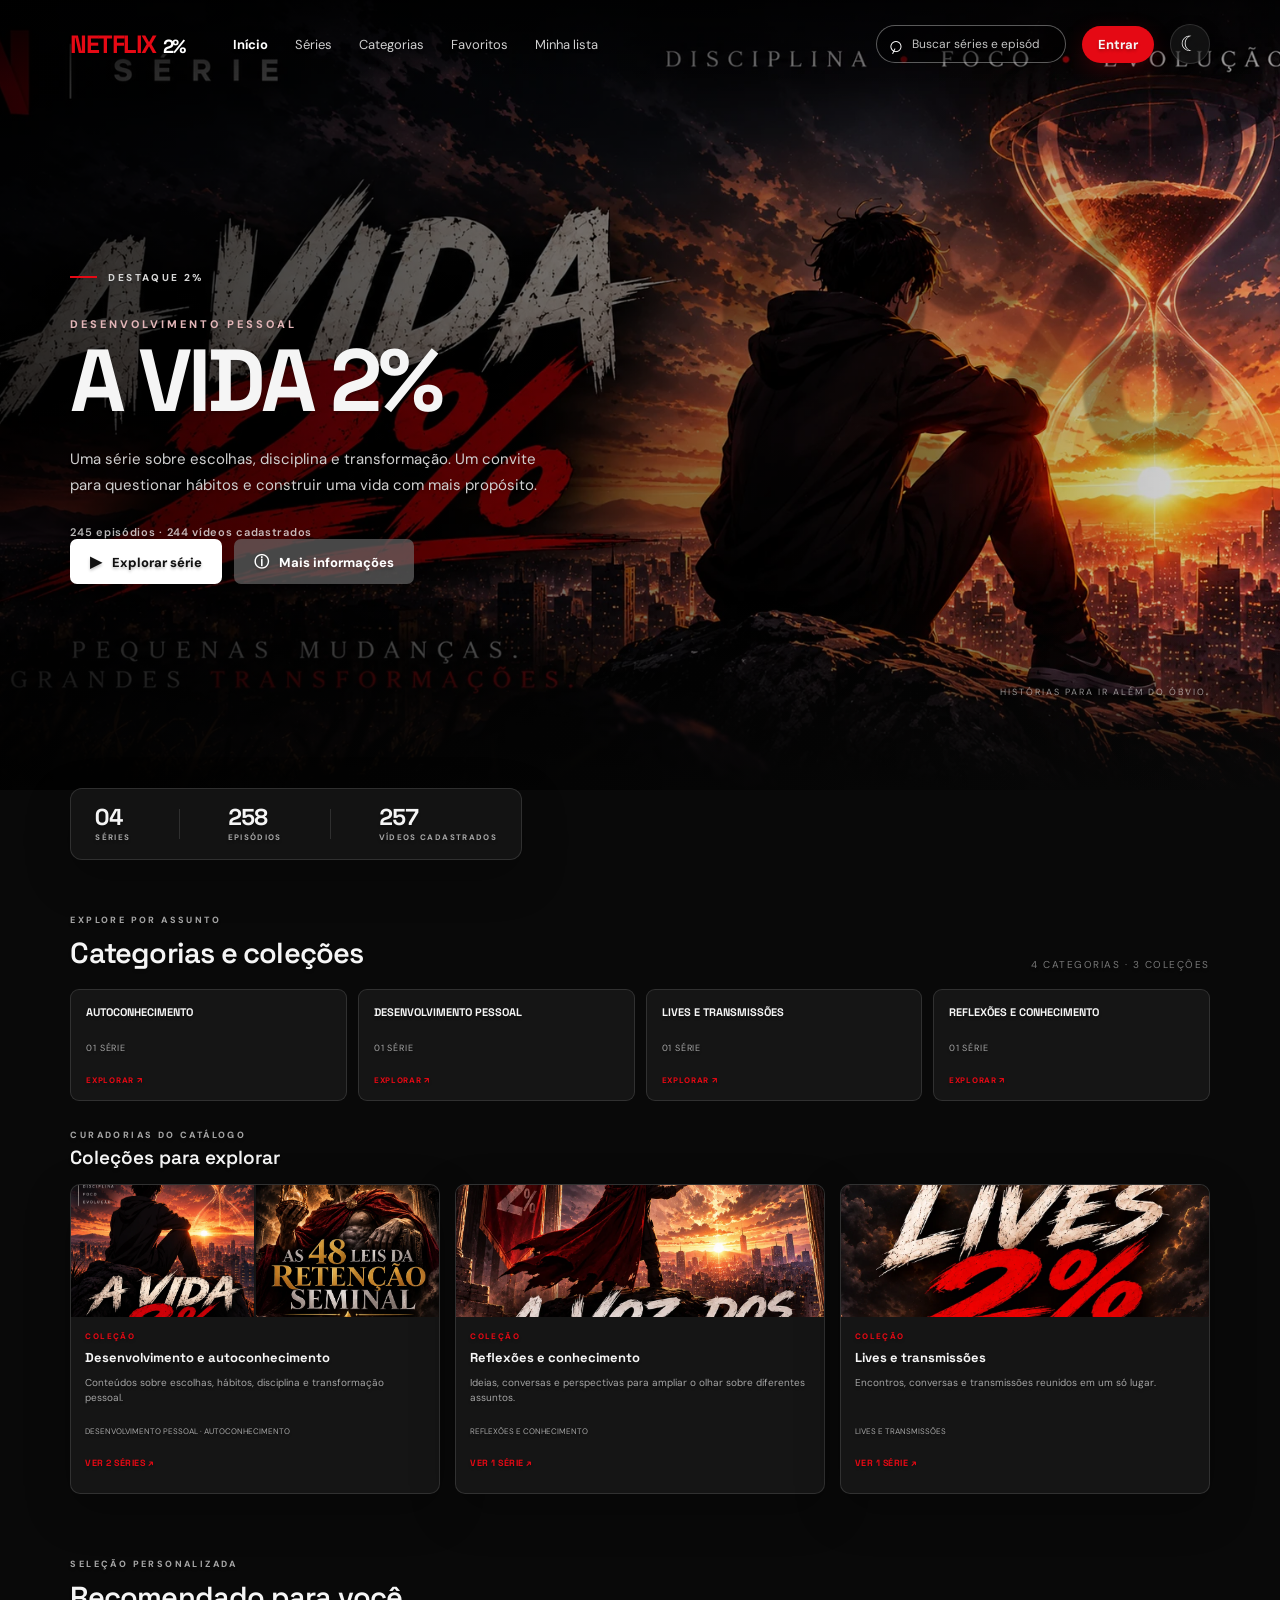
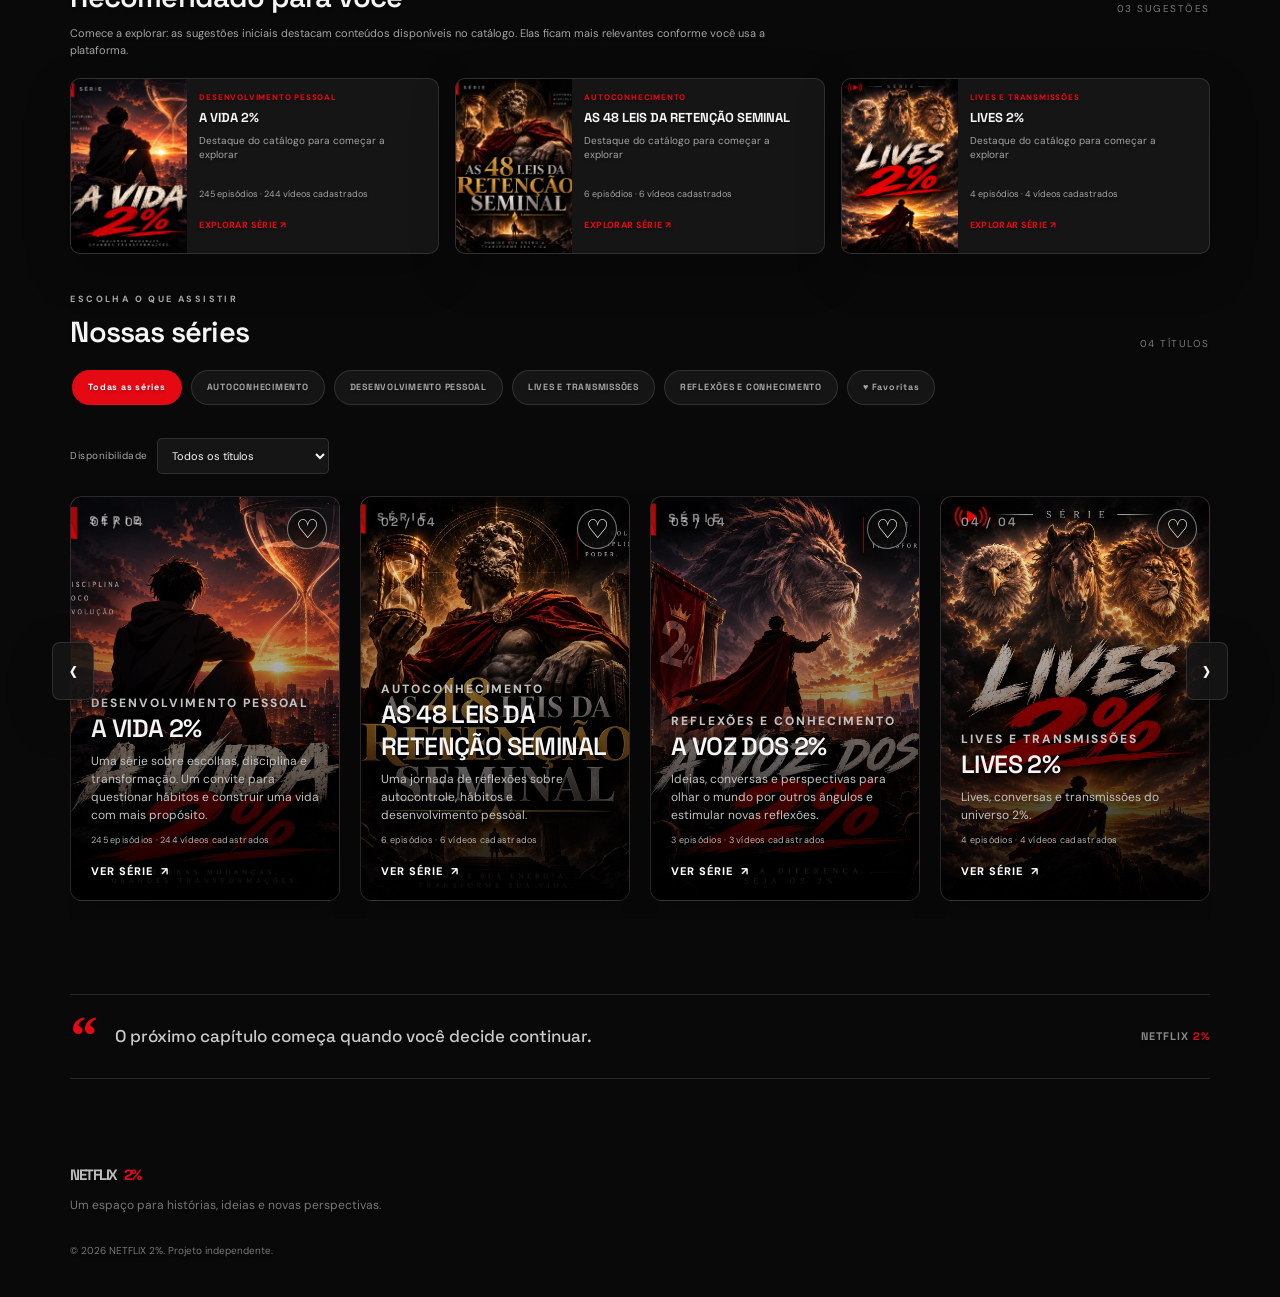
<file: index.html>
<!DOCTYPE html>
<html lang="pt-BR">
<head>
  <meta charset="UTF-8">
  <meta name="viewport" content="width=device-width, initial-scale=1.0">
  <meta name="description" content="NETFLIX 2% — sua plataforma de séries.">
  <title>NETFLIX 2% | Início</title>
  <link rel="manifest" href="/manifest.webmanifest">
  <meta name="theme-color" content="#141414">
  <meta name="mobile-web-app-capable" content="yes">
  <meta name="apple-mobile-web-app-capable" content="yes">
  <link rel="apple-touch-icon" href="/assets/icons/icon-192.png">
  <link rel="stylesheet" href="css/global.css">
  <link rel="stylesheet" href="css/home.css">
  <script src="js/theme.js" defer></script>
  <script src="js/pwa.js" defer></script>
  <script src="js/catalogo.js" defer></script>
  <script src="js/main.js" defer></script>
</head>
<body>
  <header class="topbar">
    <a class="brand" href="index.html" aria-label="Netflix 2% - página inicial">
      <span class="brand-main">NETFLIX</span><span class="brand-mark">2%</span>
    </a>

    <nav class="main-nav" aria-label="Navegação principal">
      <a class="active" href="#inicio">Início</a>
      <a href="#series">Séries</a>
      <a href="#descobrir">Categorias</a>
      <a href="#favoritos">Favoritos</a>
      <a href="#minha-lista" id="navMinhaLista">Minha lista</a>
    </nav>

    <div class="header-actions">
      <form class="search-box" id="searchForm" role="search" aria-label="Pesquisar séries e episódios">
        <button class="search-icon" type="submit" aria-label="Pesquisar">⌕</button>
        <input id="searchInput" type="search" placeholder="Buscar séries e episódios..." autocomplete="off">
      </form>
      <a class="login-link" href="#" id="loginLink">Entrar</a>
      <button class="theme-toggle" type="button" data-theme-toggle aria-label="Ativar modo claro" title="Ativar modo claro" aria-pressed="false"><span class="theme-toggle-icon" aria-hidden="true">☾</span></button>
    </div>
  </header>

  <main>
    <section class="hero" id="inicio" aria-label="Série em destaque">
      <img class="hero-banner" id="heroBanner" src="assets/banners/avidadoisporcentobanner.webp" alt="" aria-hidden="true">
      <div class="hero-shade"></div>
      <div class="hero-content">
        <p class="eyebrow"><span class="eyebrow-line"></span> DESTAQUE 2%</p>
        <p class="hero-kicker" id="heroCategory">SÉRIE ORIGINAL</p>
        <h1 id="heroTitle">UMA NOVA<br>JORNADA</h1>
        <p class="hero-description" id="heroDescription">
          Histórias que provocam ideias, ampliam perspectivas e fazem você enxergar além.
        </p>
        <div class="hero-meta" id="heroMeta" aria-label="Informações do catálogo"></div>
      <div class="hero-buttons">
          <button class="button button-primary" id="heroDetailsButton" type="button">
            <span aria-hidden="true">▶</span> Explorar série
          </button>
          <button class="button button-secondary" id="heroInfoButton" type="button">
            <span aria-hidden="true">ⓘ</span> Mais informações
          </button>
        </div>
      </div>
      <div class="hero-bottom-label">HISTÓRIAS PARA IR ALÉM DO ÓBVIO.</div>
    </section>

    <section class="catalog-overview" aria-label="Panorama do catálogo">
      <div class="overview-item"><strong id="overviewSeries">04</strong><span>SÉRIES</span></div>
      <div class="overview-divider" aria-hidden="true"></div>
      <div class="overview-item"><strong id="overviewEpisodes">258</strong><span>EPISÓDIOS</span></div>
      <div class="overview-divider" aria-hidden="true"></div>
      <div class="overview-item"><strong id="overviewAvailable">00</strong><span>VÍDEOS CADASTRADOS</span></div>
    </section>

    <section class="discovery-section" id="descobrir" aria-labelledby="discoveryTitle">
      <div class="section-heading">
        <div>
          <p class="section-overline">EXPLORE POR ASSUNTO</p>
          <h2 id="discoveryTitle">Categorias e coleções</h2>
        </div>
        <span class="catalog-count" id="discoveryCount"></span>
      </div>
      <div class="discovery-categories" id="discoveryCategories" aria-label="Categorias do catálogo"></div>
      <div class="collections-heading">
        <p class="section-overline">CURADORIAS DO CATÁLOGO</p>
        <h3>Coleções para explorar</h3>
      </div>
      <div class="collections-grid" id="collectionsGrid"></div>
    </section>

    <section class="recommendations-section" id="recommendations" hidden aria-labelledby="recommendationsTitle">
      <div class="section-heading">
        <div>
          <p class="section-overline">SELEÇÃO PERSONALIZADA</p>
          <h2 id="recommendationsTitle">Recomendado para você</h2>
        </div>
        <span class="catalog-count" id="recommendationsCount"></span>
      </div>
      <p class="recommendations-intro" id="recommendationsIntro">Sugestões organizadas a partir das suas atividades no NETFLIX 2%.</p>
      <div class="recommendations-grid" id="recommendationsGrid" aria-live="polite"></div>
    </section>

    <section class="catalog-section" id="series">
      <div class="section-heading">
        <div>
          <p class="section-overline">ESCOLHA O QUE ASSISTIR</p>
          <h2>Nossas séries</h2>
        </div>
        <span class="catalog-count" id="catalogCount">CATÁLOGO</span>
      </div>

      <div class="catalog-tools">
        <div class="category-filters" id="categoryFilters" aria-label="Filtrar séries por categoria"></div>
        <label class="availability-filter" for="availabilityFilter">Disponibilidade
          <select id="availabilityFilter">
            <option value="all">Todos os títulos</option>
            <option value="available">Com vídeos cadastrados</option>
            <option value="unavailable">Sem vídeos cadastrados</option>
          </select>
        </label>
      </div>

      <div class="advanced-search" id="advancedSearch" hidden aria-label="Filtros avançados da pesquisa">
        <div class="advanced-search-heading">
          <div><span class="advanced-search-kicker">REFINE SUA BUSCA</span><strong>Filtros avançados</strong></div>
          <button class="advanced-search-reset" id="resetSearchFilters" type="button">Limpar filtros</button>
        </div>
        <div class="advanced-search-controls">
          <label>Tipo de resultado
            <select id="searchTypeFilter">
              <option value="all">Séries e episódios</option>
              <option value="series">Somente séries</option>
              <option value="episodes">Somente episódios</option>
            </select>
          </label>
          <label>Categoria
            <select id="searchCategoryFilter"><option value="all">Todas as categorias</option></select>
          </label>
          <label>Vídeos
            <select id="searchAvailabilityFilter">
              <option value="all">Todos</option>
              <option value="available">Com vídeo cadastrado</option>
              <option value="unavailable">Sem vídeo cadastrado</option>
            </select>
          </label>
          <label>Ordenar por
            <select id="searchSortFilter">
              <option value="relevance">Maior relevância</option>
              <option value="alphabetical">Ordem alfabética</option>
              <option value="episodes">Mais episódios primeiro</option>
            </select>
          </label>
        </div>
      </div>

      <div class="series-carousel">
        <button class="carousel-arrow carousel-previous" id="seriesPrevious" type="button" aria-label="Séries anteriores">‹</button>
        <div class="series-grid" id="seriesGrid" aria-live="polite">
          <!-- Os cards são inseridos pelo JavaScript a partir de js/catalogo.js. -->
        </div>
        <button class="carousel-arrow carousel-next" id="seriesNext" type="button" aria-label="Próximas séries">›</button>
      </div>
      <p class="empty-message" id="emptyMessage" hidden>Nenhuma série encontrada. Tente outro termo.</p>
    </section>

    <section class="favorites-section" id="favoritos" hidden>
      <div class="section-heading">
        <div>
          <p class="section-overline">SEU CATÁLOGO PESSOAL</p>
          <h2>Séries favoritas</h2>
        </div>
        <span class="catalog-count" id="favoritesCount"></span>
      </div>
      <div class="favorites-grid" id="favoritesGrid"></div>
      <p class="favorites-empty" id="favoritesEmpty">Você ainda não favoritou nenhuma série. Use o coração nas capas para adicioná-las aqui.</p>
    </section>

    <section class="history-section continue-watching-section" id="continueWatching" hidden>
      <div class="section-heading">
        <div>
          <p class="section-overline">SEU PROGRESSO</p>
          <h2>Continue assistindo</h2>
        </div>
        <span class="catalog-count" id="continueWatchingCount"></span>
      </div>
      <div class="history-list" id="continueWatchingList"></div>
    </section>

    <section class="history-section" id="continueExplorando" hidden>
      <div class="section-heading">
        <div>
          <p class="section-overline">REPRODUZIDOS RECENTEMENTE</p>
          <h2>Assistidos recentemente</h2>
        </div>
        <button class="clear-history" id="clearHistory" type="button">Limpar histórico</button>
      </div>
      <div class="history-list" id="historyList"></div>
    </section>

    <section class="quote-strip" id="minha-lista">
      <span class="quote-symbol">“</span>
      <p>O próximo capítulo começa quando você decide continuar.</p>
      <span class="quote-signature">NETFLIX <b>2%</b></span>
    </section>
  </main>

  <button class="back-to-top" id="backToTop" type="button" aria-label="Voltar ao topo" title="Voltar ao topo" hidden>
    <svg viewBox="0 0 24 24" aria-hidden="true" focusable="false">
      <path d="M12 19V5M5.5 11.5 12 5l6.5 6.5" />
    </svg>
  </button>

  <footer class="footer">
    <div class="footer-brand">NETFLIX <span>2%</span></div>
    <p>Um espaço para histórias, ideias e novas perspectivas.</p>
    <small>© 2026 NETFLIX 2%. Projeto independente.</small>
  </footer>

  <dialog class="info-dialog" id="seriesDialog">
    <button class="dialog-close" id="dialogClose" aria-label="Fechar">×</button>
    <p class="section-overline">CONHEÇA A SÉRIE</p>
    <h2 id="dialogTitle">Título da série</h2>
    <p id="dialogDescription"></p>
    <p class="dialog-note">Consulte a página da série para ver as temporadas e os episódios disponíveis.</p>
  </dialog>
</body>
</html>
</file>
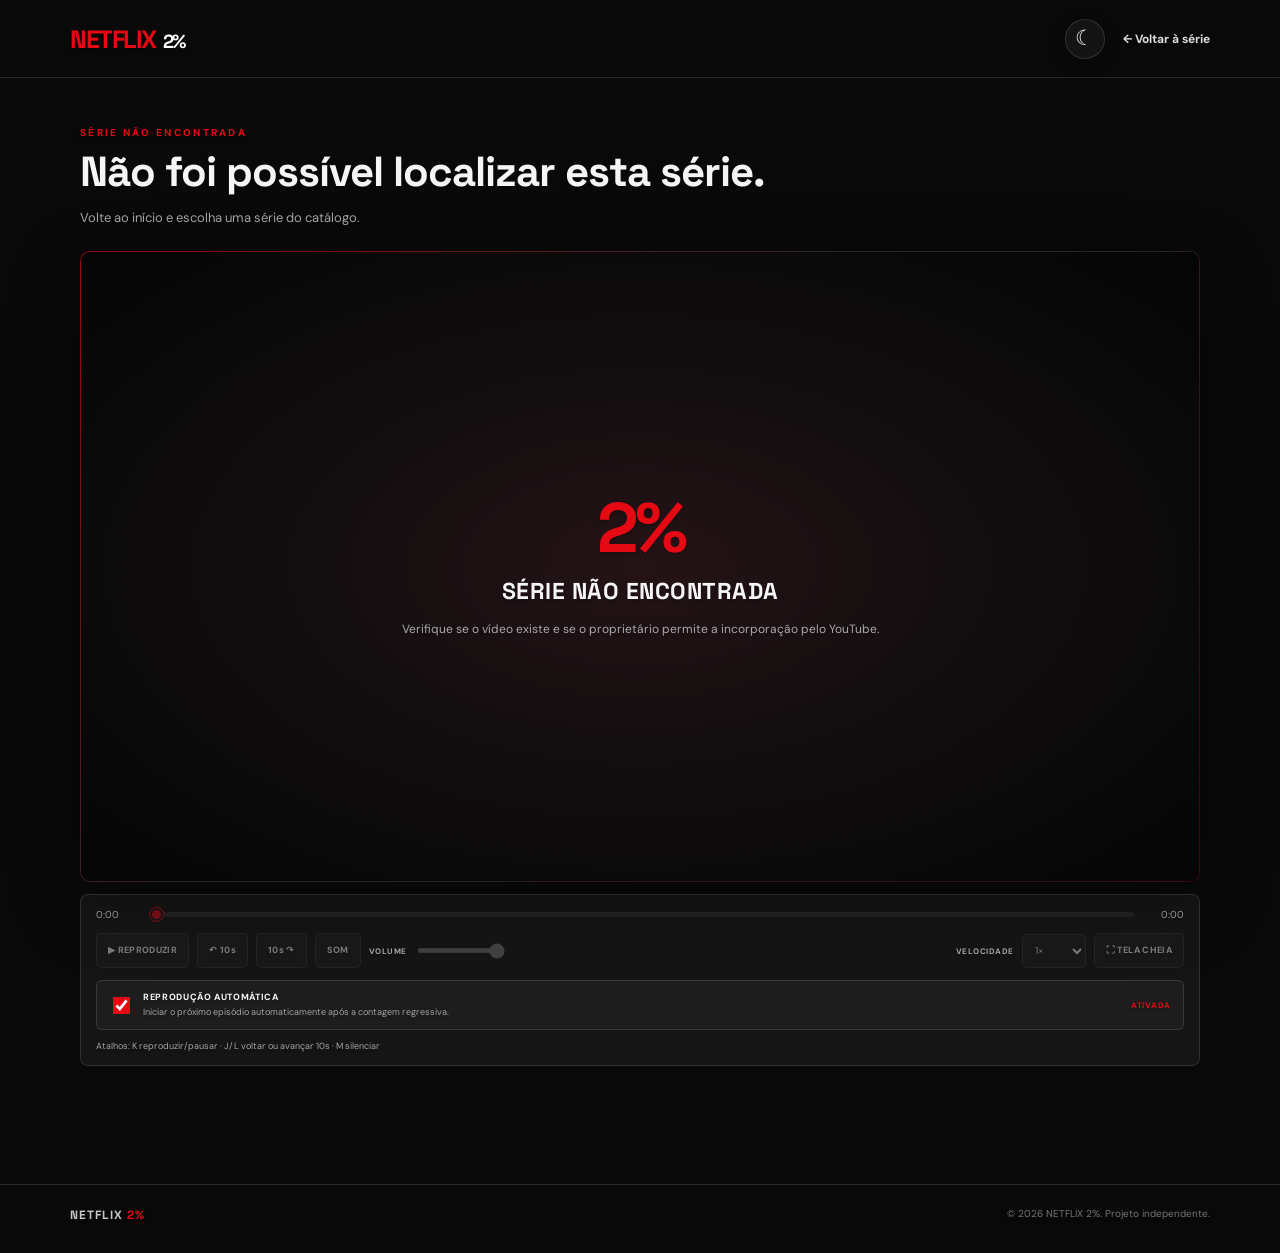
<file: pages/assistir.html>
<!DOCTYPE html>
<html lang="pt-BR">
<head>
  <meta charset="UTF-8">
  <meta name="viewport" content="width=device-width, initial-scale=1.0, viewport-fit=cover">
  <meta name="description" content="Assista aos episódios da NETFLIX 2%.">
  <title>NETFLIX 2% | Assistir</title>
  <link rel="manifest" href="/manifest.webmanifest">
  <meta name="theme-color" content="#141414">
  <meta name="mobile-web-app-capable" content="yes">
  <meta name="apple-mobile-web-app-capable" content="yes">
  <link rel="apple-touch-icon" href="/assets/icons/icon-192.png">
  <link rel="stylesheet" href="../css/global.css">
  <link rel="stylesheet" href="../css/player.css">
  <script src="../js/theme.js" defer></script>
  <script src="../js/pwa.js" defer></script>
  <script src="https://www.youtube.com/iframe_api" async></script>
  <script src="../js/catalogo.js" defer></script>
  <script src="../js/player.js" defer></script>
</head>
<body class="player-page">
  <header class="player-topbar">
    <a class="brand" href="../index.html" aria-label="NETFLIX 2% - início">
      <span class="brand-main">NETFLIX</span><span class="brand-mark">2%</span>
    </a>
    <div class="player-header-actions">
      <button class="theme-toggle" type="button" data-theme-toggle aria-label="Ativar modo claro" title="Ativar modo claro" aria-pressed="false"><span class="theme-toggle-icon" aria-hidden="true">☾</span></button>
      <a class="back-link" id="backToSeries" href="../index.html">← Voltar à série</a>
    </div>
  </header>

  <main class="watch-main">
    <div class="watch-heading">
      <p class="watch-kicker" id="watchSeriesTitle">NETFLIX 2%</p>
      <h1 id="watchEpisodeTitle">Carregando episódio...</h1>
      <p class="watch-description" id="watchEpisodeDescription"></p>
      <p class="watch-episode-meta" id="watchEpisodeMeta" aria-live="polite"></p>
    </div>

    <section class="video-shell" aria-label="Reprodutor de vídeo">
      <div class="video-frame" id="videoFrame">
        <div class="video-placeholder" id="videoPlaceholder" role="status" aria-live="polite">
          <span class="placeholder-mark">2%</span>
          <h2>ESTE EPISÓDIO ESTARÁ DISPONÍVEL EM BREVE</h2>
          <p>O vídeo ainda não foi cadastrado. Quando você adicionar o ID do YouTube no catálogo, ele aparecerá aqui.</p>
          <button class="player-retry" id="retryVideo" type="button" hidden>TENTAR NOVAMENTE</button>
        </div>
        <div class="episode-ended" id="episodeEnded" role="dialog" aria-modal="true" aria-labelledby="episodeEndedTitle" hidden>
          <div class="episode-ended-card">
            <span class="episode-ended-mark">2%</span>
            <h2 id="episodeEndedTitle">EPISÓDIO ENCERRADO</h2>
            <p id="episodeEndedMessage">O que deseja fazer agora?</p>
            <p class="episode-countdown" id="episodeCountdown" aria-live="polite" hidden></p>
            <div class="episode-ended-actions">
              <button class="player-action player-action-primary" id="replayEpisode" type="button">REVER EPISÓDIO</button>
              <a class="player-action" id="continueNextEpisode" href="#" hidden>PRÓXIMO EPISÓDIO</a>
              <button class="player-action player-action-quiet" id="cancelAutoNext" type="button" hidden>CANCELAR AVANÇO</button>
            </div>
          </div>
        </div>
      </div>
    </section>
    <section class="advanced-player-controls" id="advancedPlayerControls" aria-label="Controles avançados de reprodução">
      <div class="player-seek-row">
        <span id="playerCurrentTime" class="player-time">0:00</span>
        <input id="playerSeek" class="player-seek" type="range" min="0" max="1000" value="0" step="1" aria-label="Posição do episódio" disabled>
        <span id="playerDuration" class="player-time">0:00</span>
      </div>
      <div class="player-tools-row">
        <div class="player-tools-group player-tools-main">
          <button class="player-tool-button" id="playerPlayPause" type="button" disabled aria-label="Reproduzir">▶ REPRODUZIR</button>
          <button class="player-tool-button" id="playerBack10" type="button" disabled aria-label="Voltar 10 segundos">↶ 10s</button>
          <button class="player-tool-button" id="playerForward10" type="button" disabled aria-label="Avançar 10 segundos">10s ↷</button>
          <button class="player-tool-button" id="playerMute" type="button" disabled aria-label="Silenciar">SOM</button>
          <label class="player-volume-control" for="playerVolume">VOLUME <input id="playerVolume" type="range" min="0" max="100" value="100" step="1" disabled></label>
        </div>
        <div class="player-tools-group player-tools-extra">
          <label class="player-speed-control" for="playerSpeed">VELOCIDADE
            <select id="playerSpeed" disabled><option value="0.5">0,5×</option><option value="0.75">0,75×</option><option value="1" selected>1×</option><option value="1.25">1,25×</option><option value="1.5">1,5×</option><option value="2">2×</option></select>
          </label>
          <button class="player-tool-button" id="playerFullscreen" type="button" disabled>⛶ TELA CHEIA</button>
        </div>
      </div>
      <div class="player-autoplay-setting">
        <label for="autoNextToggle">
          <input id="autoNextToggle" type="checkbox" checked>
          <span class="player-autoplay-copy"><strong>REPRODUÇÃO AUTOMÁTICA</strong><small>Iniciar o próximo episódio automaticamente após a contagem regressiva.</small></span>
        </label>
        <span class="player-autoplay-state" id="autoNextState" aria-live="polite">ATIVADA</span>
      </div>
      <p class="player-controls-hint">Atalhos: K reproduzir/pausar · J/L voltar ou avançar 10s · M silenciar</p>
    </section>
    <section class="resume-panel" id="resumePanel" aria-label="Retomar reprodução" hidden>
      <div class="resume-panel-copy">
        <p class="resume-kicker">CONTINUE DE ONDE PAROU</p>
        <h2>Você já começou este episódio</h2>
        <p id="resumeDescription">Deseja continuar de onde parou?</p>
      </div>
      <div class="resume-panel-actions">
        <button class="resume-button resume-button-primary" id="resumePlayback" type="button">CONTINUAR</button>
        <button class="resume-button" id="restartPlayback" type="button">RECOMEÇAR</button>
      </div>
    </section>
    <p class="player-status" id="playerStatus" aria-live="polite" hidden></p>

    <div class="watch-controls">
      <a class="episode-nav" id="previousEpisode" href="#" hidden>← Episódio anterior</a>
      <span class="episode-counter" id="episodeCounter"></span>
      <a class="episode-nav next" id="nextEpisode" href="#" hidden>Próximo episódio →</a>
    </div>

    <section class="episode-list-section" aria-label="Lista de episódios">
      <div class="episode-list-heading">
        <div>
          <p class="episode-list-kicker">CONTINUE ASSISTINDO</p>
          <h2 id="episodeListTitle">Episódios</h2>
        </div>
        <button class="episode-list-toggle" id="toggleEpisodeList" type="button" aria-expanded="false" aria-controls="episodeListPanel">VER EPISÓDIOS <span aria-hidden="true">⌄</span></button>
      </div>
      <div class="episode-list-panel" id="episodeListPanel" hidden>
        <div class="player-season-tools">
          <label for="playerSeasonSelect">Temporada</label>
          <select id="playerSeasonSelect" aria-label="Selecionar temporada na lista de episódios"></select>
          <span id="playerSeasonSummary" aria-live="polite"></span>
        </div>
        <div class="episode-list-items" id="episodeListItems"></div>
      </div>
    </section>

    <p class="youtube-note" id="youtubeNote" hidden>O vídeo é reproduzido pelo YouTube. A disponibilidade depende das configurações de privacidade e incorporação definidas pelo proprietário do vídeo.</p>
  </main>

  <footer class="player-footer">
    <span>NETFLIX <b>2%</b></span>
    <small>© 2026 NETFLIX 2%. Projeto independente.</small>
  </footer>
</body>
</html>
</file>
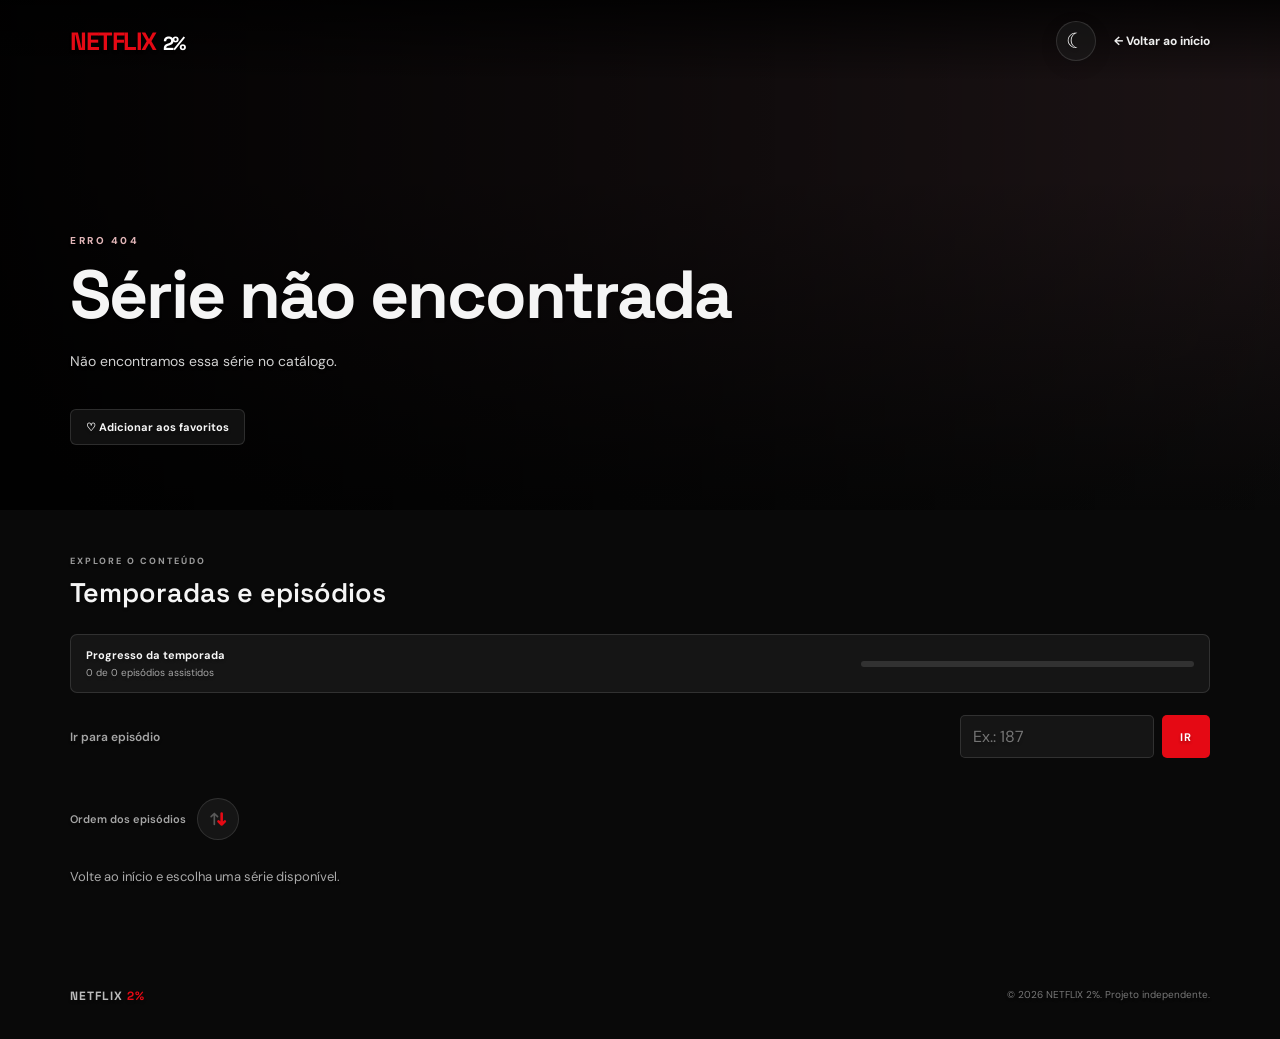
<file: pages/serie.html>
<!DOCTYPE html>
<html lang="pt-BR">
<head>
  <meta charset="UTF-8">
  <meta name="viewport" content="width=device-width, initial-scale=1.0">
  <meta name="description" content="Detalhes, temporadas e episódios da série na NETFLIX 2%.">
  <title>NETFLIX 2% | Série</title>
  <link rel="manifest" href="/manifest.webmanifest">
  <meta name="theme-color" content="#141414">
  <meta name="mobile-web-app-capable" content="yes">
  <meta name="apple-mobile-web-app-capable" content="yes">
  <link rel="apple-touch-icon" href="/assets/icons/icon-192.png">
  <link rel="stylesheet" href="../css/global.css">
  <link rel="stylesheet" href="../css/serie.css">
  <script src="../js/theme.js" defer></script>
  <script src="../js/pwa.js" defer></script>
  <script src="../js/catalogo.js" defer></script>
  <script src="../js/serie.js" defer></script>
</head>
<body>
  <header class="series-topbar">
    <a class="brand" href="../index.html"><span class="brand-main">NETFLIX</span><span class="brand-mark">2%</span></a>
    <div class="series-header-actions">
      <button class="theme-toggle" type="button" data-theme-toggle aria-label="Ativar modo claro" title="Ativar modo claro" aria-pressed="false"><span class="theme-toggle-icon" aria-hidden="true">☾</span></button>
      <a class="back-link" href="../index.html">← Voltar ao início</a>
    </div>
  </header>

  <main id="seriesPage">
    <section class="series-hero" id="seriesHero">
      <div class="series-hero-overlay"></div>
      <div class="series-hero-content">
        <p class="series-kicker" id="seriesCategory">SÉRIE</p>
        <h1 id="seriesTitle">Carregando...</h1>
        <p class="series-description" id="seriesDescription"></p>
        <div class="series-meta" id="seriesMeta"></div>
        <button class="series-favorite-toggle" id="seriesFavoriteToggle" type="button" aria-pressed="false">♡ Adicionar aos favoritos</button>
      </div>
    </section>

    <section class="episodes-section">
      <div class="episodes-heading">
        <div>
          <p class="section-overline">EXPLORE O CONTEÚDO</p>
          <h2>Temporadas e episódios</h2>
        </div>
        <label class="season-picker">
          <span class="visually-hidden">Selecionar temporada</span>
          <select id="seasonSelect" aria-label="Selecionar temporada"></select>
        </label>
      </div>
      <div class="season-progress" id="seasonProgress" aria-live="polite">
        <div class="season-progress-copy"><strong id="seasonProgressLabel">Progresso da temporada</strong><span id="seasonProgressCount">0 de 0 episódios assistidos</span></div>
        <div class="season-progress-track" role="progressbar" id="seasonProgressBar" aria-label="Progresso da temporada" aria-valuemin="0" aria-valuemax="100" aria-valuenow="0"><span id="seasonProgressFill"></span></div>
      </div>

      <div class="episode-jump">
        <label for="episodeJumpInput">Ir para episódio</label>
        <div class="episode-jump-controls">
          <input id="episodeJumpInput" type="number" min="1" step="1" inputmode="numeric" placeholder="Ex.: 187">
          <button id="episodeJumpButton" type="button">IR</button>
        </div>
        <p class="episode-jump-feedback" id="episodeJumpFeedback" aria-live="polite"></p>
      </div>
      <div class="episode-sort-control">
        <span class="episode-sort-label">Ordem dos episódios</span>
        <button class="episode-sort-toggle" id="episodeSortToggle" type="button" data-order="asc" aria-label="Inverter ordem dos episódios" title="Inverter ordem dos episódios">
          <svg viewBox="0 0 24 24" aria-hidden="true" focusable="false">
            <path class="sort-arrow sort-arrow-up" d="M8 18V6 M4.5 9.5 8 6l3.5 3.5" />
            <path class="sort-arrow sort-arrow-down is-active" d="M16 6v12 M12.5 14.5 16 18l3.5-3.5" />
          </svg>
        </button>
      </div>
      <div class="episode-list" id="episodeList" aria-live="polite"></div>
      <p class="episode-empty" id="episodeEmpty" hidden>Esta série ainda não possui episódios cadastrados.</p>
    </section>
  </main>

  <footer class="series-footer">
    <span>NETFLIX <b>2%</b></span>
    <small>© 2026 NETFLIX 2%. Projeto independente.</small>
  </footer>
</body>
</html>
</file>
<file: css/global.css>
@import url('https://fonts.googleapis.com/css2?family=DM+Sans:wght@400;500;600;700;800&family=Space+Grotesk:wght@500;600;700&display=swap');

:root {
  color-scheme: dark;
  --bg: #090909;
  --surface: #151515;
  --surface-raised: #1d1d1d;
  --text: #f5f5f5;
  --muted: #a5a5a5;
  --muted-strong: #c8c8c8;
  --red: #e50914;
  --red-dark: #a80710;
  --line: rgba(255,255,255,.12);
  --soft-shadow: 0 16px 45px rgba(0,0,0,.28);
  --page-padding: clamp(22px, 5.5vw, 88px);
}

* { box-sizing: border-box; }
html { scroll-behavior: smooth; }
body {
  margin: 0;
  background: var(--bg);
  color: var(--text);
  font-family: "DM Sans", Arial, sans-serif;
  -webkit-font-smoothing: antialiased;
  transition: background-color .28s ease, color .28s ease;
}
button, input { font: inherit; }
button, a { -webkit-tap-highlight-color: transparent; }
a { color: inherit; text-decoration: none; }
button { cursor: pointer; }
::selection { background: var(--red); color: white; }

/* AJUSTES GERAIS PARA TELAS E CONTROLES TOUCH */
img, iframe, video { max-width: 100%; }
button, a, select, input { touch-action: manipulation; }
:focus-visible { outline: 2px solid var(--red); outline-offset: 3px; }

@media (max-width: 480px) {
  :root { --page-padding: 18px; }
  body { overflow-x: hidden; }
}

@media (prefers-reduced-motion: reduce) {
  html { scroll-behavior: auto; }
  *, *::before, *::after { animation-duration: .01ms !important; animation-iteration-count: 1 !important; transition-duration: .01ms !important; }
}


/* CONTROLES DE TEMA E MOVIMENTO GLOBAL */
.theme-toggle {
  width: 40px; height: 40px; flex: 0 0 40px;
  display: inline-grid; place-items: center;
  border: 1px solid var(--line); border-radius: 50%;
  color: var(--text); background: rgba(30,30,30,.55);
  box-shadow: 0 5px 18px rgba(0,0,0,.12);
  cursor: pointer; transition: transform .22s ease, background .22s ease, border-color .22s ease, color .22s ease;
}
.theme-toggle:hover { transform: translateY(-2px) rotate(-8deg); border-color: var(--red); }
.theme-toggle:active { transform: scale(.94); }
.theme-toggle-icon { font-size: 21px; line-height: 1; }
.motion-reveal { opacity: 0; transform: translateY(22px); transition: opacity .65s ease, transform .65s cubic-bezier(.2,.7,.2,1); }
body .motion-reveal { transition: opacity .65s ease, transform .65s cubic-bezier(.2,.7,.2,1), border-color .25s ease, box-shadow .32s ease; }
.motion-reveal.is-visible { opacity: 1; transform: translateY(0); }
.series-grid .series-card:nth-child(2), .episode-list .episode-card:nth-child(2) { transition-delay: .06s; }
.series-grid .series-card:nth-child(3), .episode-list .episode-card:nth-child(3) { transition-delay: .12s; }
.series-grid .series-card:nth-child(4), .episode-list .episode-card:nth-child(4) { transition-delay: .18s; }

:root[data-theme="light"] {
  color-scheme: light;
  --bg: #f2f3f5;
  --surface: #ffffff;
  --surface-raised: #ffffff;
  --text: #17191d;
  --muted: #666b73;
  --muted-strong: #454a52;
  --line: rgba(20,24,31,.13);
  --soft-shadow: 0 16px 42px rgba(25,32,45,.10);
}
:root[data-theme="light"] body { background: var(--bg); color: var(--text); }
:root[data-theme="light"] .theme-toggle { color: #24262b; background: rgba(255,255,255,.84); border-color: rgba(0,0,0,.14); }
:root[data-theme="light"] ::selection { background: #e50914; color: #fff; }

@media (prefers-reduced-motion: reduce) {
  .motion-reveal, .motion-reveal.is-visible { opacity: 1; transform: none; transition: none; }
  .theme-toggle { transition: none; }
}


:root[data-theme="light"] .theme-toggle:hover,
:root[data-theme="light"] .theme-toggle:focus-visible {
  border-color: var(--red);
}


/* SOMBRA PROJETADA GLOBAL — TEXTOS EM TODOS OS TEMAS */
body * {
  text-shadow: 0 2px 3px rgba(0, 0, 0, .24) !important;
}
:root[data-theme="light"] body * {
  text-shadow: 0 2px 3px rgba(20, 24, 31, .18) !important;
}


/* 1.12.5 BETA — MICROINTERAÇÕES E ACESSIBILIDADE */
button, a, input, select { -webkit-tap-highlight-color: transparent; }
button:not(:disabled), a { transition-property: color, background-color, border-color, box-shadow, transform, opacity; transition-duration: .2s; transition-timing-function: ease; }
button:active:not(:disabled), .episode-watch:active, .card-action:active { transform: scale(.97); }
button:disabled { cursor: not-allowed; opacity: .55; }
:focus-visible { outline: 2px solid var(--red); outline-offset: 4px; }
.is-loading { color: transparent !important; background-color: var(--surface-raised); background-image: linear-gradient(100deg, transparent 20%, rgba(255,255,255,.12) 45%, transparent 70%); background-size: 220% 100%; animation: loadingSweep 1.25s ease-in-out infinite; }
@keyframes loadingSweep { from { background-position: 100% 0; } to { background-position: -120% 0; } }
@media (prefers-reduced-motion: reduce) { .is-loading { animation: none; } }
@media (hover: none) { .series-card:hover, .history-card:hover, .episode-card:hover, .search-episode-card:hover { transform: none; } }
@media (max-width: 650px) { button, .episode-watch, .episode-nav { min-height: 42px; } }
</file>
<file: css/home.css>
/* CABEÇALHO */
.topbar {
  position: absolute;
  z-index: 10;
  inset: 0 0 auto;
  height: 88px;
  padding: 0 var(--page-padding);
  display: flex;
  align-items: center;
  gap: 48px;
  background: linear-gradient(180deg, rgba(0,0,0,.78), transparent);
}
.brand, .footer-brand {
  display: inline-flex;
  align-items: baseline;
  gap: 7px;
  white-space: nowrap;
  font-family: "Space Grotesk", sans-serif;
  font-weight: 700;
  letter-spacing: -1.5px;
}
.brand-main { color: var(--red); font-size: 25px; }
.brand-mark { color: #fff; font-size: 19px; }
.main-nav { display: flex; align-items: center; gap: 27px; color: #d0d0d0; font-size: 13px; }
.main-nav a { transition: color .2s; }
.main-nav a:hover, .main-nav a.active { color: #fff; font-weight: 700; }
.header-actions { margin-left: auto; display: flex; align-items: center; gap: 16px; }
.search-box {
  height: 38px; width: 190px; display: flex; align-items: center; gap: 8px;
  padding: 0 11px; border: 1px solid rgba(255,255,255,.35);
  background: rgba(0,0,0,.35); transition: width .25s, border-color .25s;
}
.search-box:focus-within { width: 235px; border-color: #fff; }
.search-icon { flex: 0 0 auto; padding: 0; border: 0; color: white; background: transparent; cursor: pointer; font-size: 24px; line-height: 1; transform: rotate(-20deg); }
.search-icon:hover { color: var(--red); }
.search-box input { width: 100%; min-width: 0; color: white; border: 0; outline: 0; background: transparent; font-size: 12px; }
.search-box input::placeholder { color: #c2c2c2; }
.login-link { font-size: 13px; font-weight: 700; padding: 10px 16px; background: var(--red); border-radius: 3px; }
.login-link:hover { background: #f6121d; }

/* DESTAQUE */
.hero {
  min-height: 690px;
  height: min(790px, 88vh);
  position: relative;
  display: flex;
  align-items: center;
  overflow: hidden;
  background: #090909;
}
.hero-banner {
  position: absolute;
  z-index: 0;
  inset: 0;
  display: block;
  width: 100%;
  height: 100%;
  object-fit: cover;
  object-position: center center;
  pointer-events: none;
}
.hero::before {
  content: "2%";
  position: absolute;
  right: 8%; top: 18%;
  font: 700 clamp(190px, 31vw, 440px)/1 "Space Grotesk", sans-serif;
  letter-spacing: -35px;
  color: rgba(255, 0, 0, 0);
  transform: rotate(-8deg);
  z-index: 1;
  pointer-events: none;
}
.hero::after {
  content: "";
  position: absolute; inset: auto 0 0; height: 190px;
  background: linear-gradient(transparent, var(--bg));
}
.hero-shade { position: absolute; z-index: 1; inset: 0; background: linear-gradient(90deg, rgba(0,0,0,.78) 0%, rgba(0,0,0,.48) 48%, rgba(0,0,0,.16) 100%); }
.hero-content { position: relative; z-index: 2; width: min(620px, 75%); margin: 55px 0 0 var(--page-padding); }
.eyebrow, .section-overline { color: #d6d6d6; font-size: 10px; font-weight: 800; letter-spacing: 2.4px; }
.eyebrow { display: flex; align-items: center; gap: 11px; }
.eyebrow-line { display: inline-block; width: 27px; height: 2px; background: var(--red); }
.hero-kicker { margin: 33px 0 9px; color: #e2b6b8; font-size: 11px; font-weight: 800; letter-spacing: 3px; }
.hero h1 { margin: 0; font: 700 clamp(48px, 7vw, 88px)/.94 "Space Grotesk", sans-serif; letter-spacing: -4px; }
.hero-description { max-width: 470px; margin: 23px 0 27px; color: #d0d0d0; font-size: 15px; line-height: 1.75; }
.hero-buttons { display: flex; flex-wrap: wrap; gap: 12px; }
.button { min-height: 45px; padding: 0 20px; border: 0; border-radius: 3px; font-size: 13px; font-weight: 800; }
.button span { margin-right: 7px; font-size: 15px; }
.button-primary { color: #111; background: #fff; }
.button-primary:hover { background: #dedede; }
.button-secondary { color: white; background: rgba(109,109,110,.65); }
.button-secondary:hover { background: rgba(109,109,110,.9); }
.hero-bottom-label { position: absolute; z-index: 2; right: var(--page-padding); bottom: 92px; color: rgba(255,255,255,.55); font-size: 9px; letter-spacing: 2px; }

/* CATÁLOGO */
.catalog-section { position: relative; z-index: 3; padding: 0 var(--page-padding) 75px; margin-top: -25px; }
.section-heading { display: flex; justify-content: space-between; align-items: end; margin-bottom: 23px; }
.section-overline { margin: 0 0 8px; color: #a5a5a5; font-size: 9px; }
.section-heading h2 { margin: 0; font: 600 29px "Space Grotesk", sans-serif; letter-spacing: -.8px; }
.catalog-count { color: #777; font-size: 10px; letter-spacing: 1.5px; }
.series-grid { display: grid; grid-template-columns: repeat(3, minmax(0, 1fr)); gap: 20px; max-width: 900px; }

/* CARROSSEL DE SÉRIES */
.series-carousel { position: relative; }
.series-grid.is-carousel {
  display: flex;
  gap: 20px;
  max-width: none;
  overflow-x: auto;
  padding: 4px 3px 18px;
  scroll-snap-type: x mandatory;
  scroll-behavior: smooth;
  scrollbar-width: none;
}
.series-grid.is-carousel::-webkit-scrollbar { display: none; }
.series-grid.is-carousel .series-card {
  flex: 0 0 clamp(210px, 22vw, 270px);
  scroll-snap-align: start;
}
.carousel-arrow {
  position: absolute;
  z-index: 4;
  top: 42%;
  transform: translateY(-50%);
  width: 42px;
  height: 58px;
  border: 1px solid var(--line);
  border-radius: 8px;
  color: var(--text);
  background: color-mix(in srgb, var(--surface) 88%, transparent);
  font-size: 34px;
  line-height: 1;
  cursor: pointer;
  box-shadow: var(--soft-shadow);
}
.carousel-arrow:hover { border-color: var(--red); color: var(--red); }
.carousel-previous { left: -18px; }
.carousel-next { right: -18px; }
.carousel-arrow[hidden] { display: none; }
.series-carousel.search-mode .series-grid { display: grid; }

/* CONTINUE EXPLORANDO — histórico deste navegador */
.history-section { padding: 0 var(--page-padding) 68px; }
.history-section[hidden] { display: none; }
.history-section .section-heading { margin-bottom: 18px; }
.clear-history {
  border: 1px solid var(--line); border-radius: 5px; padding: 9px 12px;
  color: var(--muted); background: transparent; font: inherit; font-size: 11px; cursor: pointer;
}
.clear-history:hover { color: var(--red); border-color: var(--red); }
.history-list {
  display: grid; grid-template-columns: repeat(auto-fill, minmax(230px, 1fr)); gap: 14px;
}
.history-card {
  display: flex; min-width: 0; gap: 12px; align-items: center;
  padding: 10px; color: var(--text); text-decoration: none;
  background: var(--surface); border: 1px solid var(--line); border-radius: 9px;
  transition: border-color .2s, transform .2s;
}
.history-card:hover { border-color: var(--red); transform: translateY(-2px); }
.history-card img {
  width: 112px; aspect-ratio: 16 / 9; object-fit: cover; border-radius: 5px; flex: 0 0 auto;
}
.history-card-info { display: grid; gap: 5px; min-width: 0; }
.history-card-info strong, .history-card-info span {
  overflow: hidden; text-overflow: ellipsis; white-space: nowrap;
}
.history-card-info strong { font-size: 12px; }
.history-card-info span { color: var(--muted); font-size: 10px; }
.history-card-info small { color: var(--red); font-size: 9px; letter-spacing: 1px; }
@media (max-width: 620px) {
  .series-grid.is-carousel .series-card { flex-basis: min(68vw, 245px); }
  .carousel-arrow { display: none; }
  .history-list { grid-template-columns: 1fr; }
  .history-section { padding-bottom: 48px; }
}

.series-card {
  position: relative; aspect-ratio: 2 / 3; min-height: 0; overflow: hidden; isolation: isolate;
  border-radius: 12px; box-shadow: 0 12px 32px rgba(0,0,0,.18);
  display: flex; align-items: end; padding: 20px;
  background: linear-gradient(135deg, #302124, #111);
  border: 1px solid rgba(255,255,255,.08);
  transition: transform .32s cubic-bezier(.2,.75,.25,1), border-color .25s, box-shadow .32s;
}
.series-card:hover { transform: translateY(-7px) scale(1.012); border-color: rgba(255,255,255,.48); box-shadow: 0 22px 48px rgba(0,0,0,.34); }
.card-poster { position: absolute; z-index: -2; inset: 0; width: 100%; height: 100%; object-fit: cover; object-position: center; transition: transform .7s cubic-bezier(.2,.7,.2,1); }
.series-card:hover .card-poster { transform: scale(1.055); }
.series-card::before {
  content: ""; position: absolute; z-index: -1; inset: 0;
  background: linear-gradient(0deg, rgba(0,0,0,.94), rgba(0,0,0,.05) 85%);
}
.card-number { position: absolute; z-index: 1; top: 17px; left: 20px; color: rgba(255,255,255,.55); font: 600 12px "Space Grotesk"; letter-spacing: 2px; }
.card-content { position: relative; z-index: 1; width: 100%; }
.card-category { margin: 0 0 6px; color: #d7a5a7; font-size: 9px; font-weight: 800; letter-spacing: 2px; }
.card-content h3 { margin: 0 0 8px; font: 600 25px "Space Grotesk"; letter-spacing: -.6px; }
.card-content p { max-width: 390px; margin: 0; color: #c2c2c2; font-size: 12px; line-height: 1.5; }
.card-action { margin-top: 17px; padding: 0; border: 0; color: white; background: none; font-size: 11px; font-weight: 800; letter-spacing: 1px; }
.card-action:hover { color: #ff626a; }
.empty-message { padding: 25px 0; color: var(--muted); }

/* RESULTADOS DA PESQUISA DE EPISÓDIOS */
.search-episode-card {
  position: relative;
  border-radius: 12px; box-shadow: 0 12px 32px rgba(0,0,0,.18);
  transition: transform .3s ease, box-shadow .3s ease, border-color .3s ease;
  isolation: isolate;
  min-width: 0;
  min-height: 220px;
  padding: 22px;
  display: flex;
  flex-direction: column;
  align-items: flex-start;
  justify-content: flex-end;
  gap: 10px;
  overflow: hidden;
  background: linear-gradient(145deg, #302124, #171717 65%, #090909);
  border: 1px solid rgba(255,255,255,.12);
}
.search-episode-card:hover { transform: translateY(-5px); box-shadow: 0 20px 42px rgba(0,0,0,.32); border-color: rgba(255,255,255,.35); }
.search-episode-thumbnail {
  position: absolute;
  z-index: -2;
  inset: 0;
  width: 100%;
  height: 100%;
  object-fit: cover;
}
.search-episode-thumbnail[hidden] { display: none; }
.search-episode-card::before {
  content: "";
  position: absolute;
  z-index: -1;
  inset: 0;
  background: linear-gradient(180deg, rgba(0,0,0,.08) 0%, rgba(0,0,0,.42) 38%, rgba(0,0,0,.94) 100%);
}
.search-episode-series {
  margin: 0;
  color: #d7a5a7;
  font-size: 9px;
  font-weight: 800;
  letter-spacing: 1.5px;
}
.search-episode-number {
  color: #aaa;
  font-size: 9px;
  letter-spacing: 1.2px;
}
.search-episode-card h3 {
  margin: 0;
  color: #fff;
  font: 600 19px/1.25 "Space Grotesk", sans-serif;
  overflow-wrap: anywhere;
}
.search-episode-link {
  margin-top: 8px;
  color: #fff;
  font-size: 10px;
  font-weight: 800;
  letter-spacing: 1px;
}
.search-episode-link:hover { color: #ff626a; }


/* FAIXA E RODAPÉ */
.quote-strip { margin: 0 var(--page-padding) 85px; padding: 28px 0; display: flex; align-items: center; gap: 18px; border-top: 1px solid var(--line); border-bottom: 1px solid var(--line); }
.quote-symbol { color: var(--red); font: 700 54px Georgia; line-height: .5; }
.quote-strip p { margin: 0; color: #c9c9c9; font: 500 17px "Space Grotesk"; }
.quote-signature { margin-left: auto; color: #888; font: 700 11px "Space Grotesk"; letter-spacing: 1px; white-space: nowrap; }
.quote-signature b { color: var(--red); }
.footer { padding: 0 var(--page-padding) 38px; color: #777; }
.footer-brand { color: #bbb; font-size: 15px; }
.footer-brand span { color: var(--red); }
.footer p { margin: 12px 0 25px; font-size: 12px; }
.footer small { font-size: 10px; }

/* JANELA DE INFORMAÇÕES */
.info-dialog { width: min(520px, calc(100% - 32px)); padding: 38px; color: white; background: #181818; border: 1px solid #444; box-shadow: 0 20px 90px #000; }
.info-dialog::backdrop { background: rgba(0,0,0,.78); backdrop-filter: blur(4px); }
.info-dialog h2 { margin: 0 0 15px; font: 700 32px "Space Grotesk"; }
.info-dialog p:not(.section-overline) { color: #c5c5c5; font-size: 14px; line-height: 1.7; }
.info-dialog .dialog-note { margin-top: 25px; padding-top: 17px; border-top: 1px solid var(--line); font-size: 11px !important; }
.dialog-close { position: absolute; top: 12px; right: 15px; border: 0; color: white; background: none; font-size: 29px; }

@media (max-width: 850px) {
  .topbar { height: 75px; gap: 25px; }
  .main-nav { gap: 15px; }
  .search-box { width: 42px; border-color: transparent; background: transparent; }
  .search-box input { width: 0; }
  .search-box:focus-within { width: 180px; border-color: white; background: #111; }
  .search-box:focus-within input { width: 100%; }
  .hero { min-height: 640px; height: 78vh; }
  .series-grid { gap: 13px; }
  .series-card { padding: 17px; }
}
@media (max-width: 620px) {
  .topbar { padding-top: 7px; flex-wrap: wrap; height: 104px; gap: 0; align-content: center; }
  .brand { margin-right: auto; }
  .brand-main { font-size: 22px; }
  .header-actions { margin-left: 0; gap: 9px; }
  .main-nav { order: 3; width: 100%; margin-top: 13px; gap: 19px; font-size: 11px; }
  .login-link { padding: 8px 11px; font-size: 11px; }
  .hero { min-height: 650px; height: 82vh; align-items: end; padding-bottom: 125px; }
  .hero-content { width: calc(100% - 2 * var(--page-padding)); margin: 0 var(--page-padding); }
  .hero h1 { font-size: clamp(48px, 14vw, 68px); letter-spacing: -2.5px; }
  .hero-description { font-size: 13px; }
  .hero-bottom-label { display: none; }
  .catalog-section { margin-top: -45px; }
  .section-heading h2 { font-size: 25px; }
  .series-grid { grid-template-columns: repeat(2, minmax(0, 1fr)); gap: 12px; }
  .series-card { padding: 12px; }
  .search-episode-card { min-height: 190px; padding: 14px; }
  .search-episode-card h3 { font-size: 16px; }
  .card-content h3 { font-size: 16px; line-height: 1.15; }
  .card-content p { font-size: 10px; }
  .card-category { font-size: 7px; letter-spacing: 1px; }
  .card-action { font-size: 9px; margin-top: 10px; }
  .card-number { top: 10px; left: 12px; font-size: 10px; }
  .quote-strip { margin-bottom: 60px; gap: 10px; }
  .quote-strip p { font-size: 14px; }
  .quote-signature { display: none; }
}

@media (max-width: 360px) { .series-grid { grid-template-columns: 1fr; } }

/* ETAPA 6 — REFINAMENTO RESPONSIVO */
@media (max-width: 620px) {
  .topbar {
    position: absolute;
    min-height: 104px;
    height: auto;
    padding: 12px var(--page-padding) 10px;
    row-gap: 8px;
  }
  .brand { font-size: 22px; }
  .main-nav {
    justify-content: flex-start;
    overflow-x: auto;
    white-space: nowrap;
    padding: 3px 0 5px;
    scrollbar-width: none;
  }
  .main-nav::-webkit-scrollbar { display: none; }
  .header-actions { margin-left: auto; }
  .search-box { flex: 0 0 38px; height: 36px; }
  .search-box:focus-within { flex-basis: min(175px, 43vw); }
  .hero {
    min-height: 590px;
    height: min(760px, 92svh);
    padding: 0 0 112px;
    align-items: end;
    background-position: 58% center;
  }
  .hero-content { margin-bottom: 0; }
  .hero-kicker { margin-top: 23px; font-size: 9px; letter-spacing: 2px; }
  .hero h1 { overflow-wrap: anywhere; }
  .hero-description { max-width: 100%; margin: 17px 0 21px; line-height: 1.6; }
  .hero-buttons { gap: 9px; }
  .button { min-height: 43px; padding: 0 13px; font-size: 11px; }
  .catalog-section { padding-bottom: 55px; }
  .section-heading { align-items: end; gap: 10px; }
  .section-heading h2 { font-size: 23px; }
  .catalog-count { font-size: 8px; white-space: nowrap; }
  .series-grid { grid-template-columns: repeat(2, minmax(0, 1fr)); gap: 10px; }
  .series-card { min-width: 0; padding: 11px; }
  .card-content h3 { font-size: clamp(13px, 4vw, 16px); overflow-wrap: anywhere; }
  .card-content p { font-size: 10px; }
  .quote-strip { margin-left: var(--page-padding); margin-right: var(--page-padding); padding: 22px 0; }
  .quote-symbol { font-size: 42px; }
  .quote-strip p { font-size: 13px; line-height: 1.45; }
  .footer { padding-bottom: 28px; }
  .info-dialog { padding: 30px 22px; }
  .info-dialog h2 { font-size: 25px; }
}

@media (max-width: 380px) {
  .topbar { padding-top: 10px; }
  .brand-main { font-size: 20px; }
  .brand-mark { font-size: 17px; }
  .main-nav { gap: 15px; font-size: 10px; }
  .login-link { padding: 8px 9px; font-size: 10px; }
  .hero { min-height: 560px; }
  .hero h1 { font-size: clamp(42px, 13vw, 54px); }
  .hero-buttons { flex-direction: column; align-items: stretch; max-width: 220px; }
  .button { width: 100%; }
  .series-grid { grid-template-columns: 1fr; max-width: 310px; }
  .series-card { aspect-ratio: 4 / 5; }
}

@media (max-width: 340px) {
  :root { --page-padding: 14px; }
  .search-box:focus-within { flex-basis: 125px; }
  .section-heading h2 { font-size: 21px; }
}


/* REFINAMENTO VISUAL — CAMADAS, PROFUNDIDADE E TEMA CLARO */
.topbar { backdrop-filter: none; -webkit-backdrop-filter: none; }
.search-box { border-radius: 999px; }
.login-link { border-radius: 999px; box-shadow: 0 7px 22px rgba(229,9,20,.2); transition: transform .2s, box-shadow .2s, background .2s; }
.login-link:hover { transform: translateY(-1px); box-shadow: 0 10px 26px rgba(229,9,20,.3); }
.button { border-radius: 7px; transition: transform .2s ease, background .2s ease, box-shadow .2s ease; }
.button:hover { transform: translateY(-2px); box-shadow: 0 9px 24px rgba(0,0,0,.2); }
.hero-shade { background: linear-gradient(90deg, rgba(0,0,0,.84) 0%, rgba(0,0,0,.52) 49%, rgba(0,0,0,.12) 100%); }
.hero h1 { text-shadow: 0 8px 35px rgba(0,0,0,.28); }
.section-heading h2 { text-shadow: 0 3px 18px rgba(0,0,0,.08); }
.quote-strip { border-color: var(--line); }
.info-dialog { border-radius: 16px; box-shadow: 0 28px 100px rgba(0,0,0,.5); }

:root[data-theme="light"] .catalog-section { color: var(--text); }
:root[data-theme="light"] .section-overline { color: #737780; }
:root[data-theme="light"] .section-heading h2 { color: #17191d; }
:root[data-theme="light"] .catalog-count { color: #777d86; }
:root[data-theme="light"] .quote-strip p { color: #424750; }
:root[data-theme="light"] .quote-signature { color: #747a83; }
:root[data-theme="light"] .footer { color: #737983; }
:root[data-theme="light"] .footer-brand { color: #424750; }
:root[data-theme="light"] .info-dialog { color: #17191d; background: #fff; border-color: rgba(0,0,0,.12); box-shadow: 0 25px 90px rgba(25,32,45,.22); }
:root[data-theme="light"] .info-dialog p:not(.section-overline) { color: #565c65; }
:root[data-theme="light"] .dialog-close { color: #24262b; }
:root[data-theme="light"] .empty-message { color: #626873; }

@media (max-width: 620px) {
  .header-actions { gap: 8px; }
  .theme-toggle { width: 36px; height: 36px; flex-basis: 36px; }
  .theme-toggle-icon { font-size: 19px; }
}


/* AJUSTES FINAIS — HERO ESTÁTICO E IDENTIDADE DO TEMA CLARO */
:root[data-theme="light"] .topbar {
  background: linear-gradient(180deg, rgba(255,255,255,.96), rgba(255,255,255,.72) 62%, transparent);
}
:root[data-theme="light"] .hero {
  background: #f2f3f5;
}
:root[data-theme="light"] .hero-shade {
  background: linear-gradient(90deg, rgba(255,255,255,.30) 0%, rgba(255,255,255,.16) 48%, rgba(255,255,255,.04) 100%);
}
.hero::after { height: 190px; }
:root[data-theme="light"] .hero::after {
  height: 290px;
  background: linear-gradient(to bottom, rgba(242,243,245,0), rgba(242,243,245,.78) 52%, #f2f3f5 100%);
}
:root[data-theme="light"] .hero h1,
:root[data-theme="light"] .card-content h3 { color: var(--red); text-shadow: none; }
:root[data-theme="light"] .hero-kicker { color: #b80d16; }
:root[data-theme="light"] .eyebrow,
:root[data-theme="light"] .hero-description { color: #343942; }
:root[data-theme="light"] .hero-bottom-label { color: rgba(45,49,57,.62); }
:root[data-theme="light"] .series-card::before {
  background: linear-gradient(0deg, rgba(48,0,5,.76) 0%, rgba(126,0,10,.48) 48%, rgba(229,9,20,.04) 90%);
}
:root[data-theme="light"] .card-category { color: #ffe1e3; }
:root[data-theme="light"] .card-content h3 { color: #ff3944; }
:root[data-theme="light"] .card-content p { color: rgba(255,255,255,.92); }
:root[data-theme="light"] .card-action { color: #fff; }
:root[data-theme="light"] .section-heading h2,
:root[data-theme="light"] .catalog-count { color: var(--red); }


/* 1.12.5 BETA — ACABAMENTO DOS CARDS E ESTADOS DE IMAGEM */
.series-card, .history-card, .search-episode-card { will-change: transform; }
.card-poster, .episode-thumbnail, .search-episode-thumbnail, .history-card img { transition: opacity .28s ease, transform .65s cubic-bezier(.2,.7,.2,1); }
.card-poster.is-loading, .episode-thumbnail.is-loading, .search-episode-thumbnail.is-loading, .history-card img.is-loading { opacity: .45; }
.card-poster:not(.is-loading), .episode-thumbnail:not(.is-loading), .search-episode-thumbnail:not(.is-loading), .history-card img:not(.is-loading) { opacity: 1; }
.series-card:focus-within, .history-card:focus-visible, .search-episode-link:focus-visible { outline: 2px solid var(--red); outline-offset: 4px; }
.carousel-arrow:active { transform: translateY(-50%) scale(.94); }
.clear-history:active { transform: scale(.97); }
@media (max-width: 620px) { .carousel-arrow { display: none; } .series-grid.is-carousel { overscroll-behavior-inline: contain; } .history-card { min-height: 86px; } }

/* 1.13.0 — PANORAMA DO CATÁLOGO E DESCOBERTA POR CATEGORIA */
.hero-meta {
  margin: 17px 0 0;
  color: rgba(255,255,255,.72);
  font-size: 11px;
  font-weight: 600;
  letter-spacing: .7px;
}
.catalog-overview {
  position: relative;
  z-index: 3;
  display: flex;
  align-items: center;
  gap: clamp(18px, 4vw, 48px);
  width: fit-content;
  max-width: calc(100% - 2 * var(--page-padding));
  margin: -2px var(--page-padding) 54px;
  padding: 17px 24px;
  border: 1px solid var(--line);
  border-radius: 12px;
  background: color-mix(in srgb, var(--surface) 86%, transparent);
  box-shadow: var(--soft-shadow);
  backdrop-filter: blur(12px);
}
.overview-item { display: grid; gap: 3px; }
.overview-item strong {
  color: var(--text);
  font: 700 23px/1 "Space Grotesk", sans-serif;
  letter-spacing: -.8px;
  font-variant-numeric: tabular-nums;
}
.overview-item span { color: var(--muted); font-size: 8px; font-weight: 800; letter-spacing: 1.35px; white-space: nowrap; }
.overview-divider { width: 1px; height: 30px; background: var(--line); }
.category-filters {
  display: flex;
  gap: 9px;
  overflow-x: auto;
  padding: 2px 2px 17px;
  margin: -5px 0 8px;
  scrollbar-width: none;
  overscroll-behavior-inline: contain;
}
.category-filters::-webkit-scrollbar { display: none; }
.category-filters[hidden] { display: none; }
.category-chip {
  flex: 0 0 auto;
  min-height: 35px;
  padding: 0 15px;
  border: 1px solid var(--line);
  border-radius: 999px;
  color: var(--muted);
  background: var(--surface);
  font: 700 9px/1 "Space Grotesk", sans-serif;
  letter-spacing: .75px;
  cursor: pointer;
  transition: color .2s ease, border-color .2s ease, background .2s ease, transform .2s ease;
}
.category-chip:hover { color: var(--text); border-color: var(--red); transform: translateY(-1px); }
.category-chip[aria-pressed="true"] { color: #fff; border-color: var(--red); background: var(--red); }
.card-catalog-meta {
  margin-top: 10px !important;
  color: rgba(255,255,255,.68) !important;
  font-size: 9px !important;
  letter-spacing: .25px;
}
:root[data-theme="light"] .hero-meta { color: #555b64; }
:root[data-theme="light"] .overview-item strong { color: #20232a; }
:root[data-theme="light"] .overview-item span { color: #737983; }
:root[data-theme="light"] .category-chip { color: #555b64; background: #fff; border-color: rgba(20,25,35,.15); }
:root[data-theme="light"] .category-chip[aria-pressed="true"] { color: #fff; background: var(--red); border-color: var(--red); }
:root[data-theme="light"] .card-catalog-meta { color: rgba(255,255,255,.78) !important; }
@media (max-width: 620px) {
  .catalog-overview { width: calc(100% - 2 * var(--page-padding)); justify-content: space-between; gap: 10px; margin: -4px var(--page-padding) 38px; padding: 14px 13px; }
  .overview-item strong { font-size: 19px; }
  .overview-item span { font-size: 7px; letter-spacing: .8px; }
  .overview-divider { height: 26px; }
  .hero-meta { margin-top: 13px; font-size: 10px; }
  .category-filters { margin-bottom: 3px; }
}
@media (prefers-reduced-motion: reduce) {
  .category-chip { transition: none; }
}

.carousel-arrow:disabled { opacity: .28; cursor: default; pointer-events: none; box-shadow: none; }


/* 1.17.0 — descoberta, retomada e progresso na página inicial */
.catalog-tools { display: flex; align-items: center; justify-content: space-between; gap: 16px; flex-wrap: wrap; margin-bottom: 18px; }
.catalog-tools .category-filters { margin-bottom: 0; }
.availability-filter { display: inline-flex; align-items: center; gap: 9px; color: var(--muted); font-size: 10px; letter-spacing: .5px; }
.availability-filter select { max-width: 220px; min-height: 36px; padding: 0 10px; color: var(--text); background: var(--surface); border: 1px solid var(--line); border-radius: 5px; font: inherit; font-size: 11px; }
.availability-filter[hidden] { display: none; }
.history-card-continue { display: grid; grid-template-columns: minmax(0, 1fr); align-content: start; gap: 0; padding: 0; overflow: hidden; }
.history-card-continue img { display: block; width: 100%; aspect-ratio: 16 / 9; border-radius: 0; object-fit: cover; }
.history-card-continue .history-card-info { padding: 12px; }
.history-card-continue .history-card-info strong { font-size: 13px; }
.history-card-continue .history-card-info span { font-size: 11px; }
.history-card-continue .history-card-info small { font-size: 9px; }
.home-progress-track { display: block; width: 100%; height: 4px; overflow: hidden; background: var(--line); border-radius: 10px; }
.home-progress-fill { display: block; height: 100%; background: var(--red); border-radius: inherit; }
.continue-watching-section { padding-top: 8px; }
@media (min-width: 700px) { .continue-watching-section .history-list { grid-template-columns: repeat(auto-fill, minmax(210px, 1fr)); } }
@media (max-width: 620px) {
  .catalog-tools { align-items: stretch; }
  .availability-filter { justify-content: space-between; width: 100%; }
  .availability-filter select { flex: 1; max-width: none; }
  .continue-watching-section .history-list { grid-template-columns: repeat(2, minmax(0, 1fr)); gap: 10px; }
  .history-card-continue .history-card-info { padding: 9px; gap: 5px; }
  .history-card-continue .history-card-info strong { font-size: 11px; }
  .history-card-continue .history-card-info span { font-size: 10px; }
}


/* 1.18.0 — favoritos locais */
.favorite-toggle {
  position: absolute; z-index: 3; top: 12px; right: 12px;
  width: 40px; height: 40px; display: grid; place-items: center;
  border: 1px solid rgba(255,255,255,.45); border-radius: 50%;
  color: #fff; background: rgba(10,10,10,.68); backdrop-filter: blur(8px);
  font: 26px/1 Arial, sans-serif; cursor: pointer;
  transition: transform .2s, color .2s, border-color .2s, background .2s;
}
.favorite-toggle:hover { transform: scale(1.08); border-color: var(--red); }
.favorite-toggle.is-favorite { color: #ff3448; border-color: #ff3448; }
.favorites-section { padding: 0 var(--page-padding) 68px; }
.favorites-section[hidden] { display: none; }
.favorites-grid { display: grid; grid-template-columns: repeat(auto-fill, minmax(210px, 1fr)); gap: 16px; }
.favorite-series-card { display: flex; min-width: 0; gap: 13px; align-items: center; padding: 10px; border: 1px solid var(--line); border-radius: 9px; background: var(--surface); }
.favorite-series-card img { width: 76px; aspect-ratio: 2 / 3; object-fit: cover; border-radius: 5px; }
.favorite-series-info { display: grid; gap: 7px; min-width: 0; }
.favorite-series-info strong { color: var(--text); font-size: 12px; }
.favorite-series-info span { color: var(--muted); font-size: 9px; }
.favorite-series-info a, .favorite-remove { width: fit-content; padding: 0; border: 0; color: var(--red); background: none; font: inherit; font-size: 9px; font-weight: 700; text-decoration: none; cursor: pointer; }
.favorite-remove { color: var(--muted); }
.favorite-remove:hover, .favorite-series-info a:hover { text-decoration: underline; }
.favorites-empty { margin: 0; color: var(--muted); font-size: 12px; }
.favorites-empty[hidden] { display: none; }


/* 1.19.0 — gerenciamento do histórico e das atividades */
.history-entry { display: flex; flex-direction: column; min-width: 0; gap: 8px; }
.history-entry .history-card { flex: 1; }
.history-remove {
  align-self: flex-start; border: 1px solid var(--line); border-radius: 5px;
  padding: 7px 10px; color: var(--muted); background: transparent;
  font: inherit; font-size: 10px; cursor: pointer; transition: color .2s, border-color .2s;
}
.history-remove:hover, .history-remove:focus-visible { color: var(--red); border-color: var(--red); }
.history-remove:focus-visible { outline: 2px solid var(--red); outline-offset: 2px; }
.history-entry-continue .history-remove { margin: 0 10px 10px; }
.history-entry .history-card:focus-visible { outline: 2px solid var(--red); outline-offset: 3px; }
@media (max-width: 620px) {
  .history-remove { min-height: 36px; padding: 8px 10px; }
}


/* 1.20.0 BETA — filtros avançados da pesquisa */
.advanced-search {
  margin: -2px 0 22px;
  padding: 17px 18px 18px;
  border: 1px solid var(--line);
  border-radius: 12px;
  background: color-mix(in srgb, var(--surface) 88%, transparent);
  box-shadow: var(--soft-shadow);
}
.advanced-search[hidden] { display: none; }
.advanced-search-heading { display: flex; align-items: center; justify-content: space-between; gap: 12px; margin-bottom: 14px; }
.advanced-search-heading > div { display: grid; gap: 4px; }
.advanced-search-kicker { color: var(--red); font-size: 8px; font-weight: 800; letter-spacing: 1.5px; }
.advanced-search-heading strong { color: var(--text); font: 600 14px "Space Grotesk", sans-serif; }
.advanced-search-reset { padding: 7px 10px; border: 1px solid var(--line); border-radius: 6px; color: var(--muted); background: transparent; font: 700 9px "Space Grotesk", sans-serif; cursor: pointer; }
.advanced-search-reset:hover { color: var(--red); border-color: var(--red); }
.advanced-search-controls { display: grid; grid-template-columns: repeat(4, minmax(0, 1fr)); gap: 12px; }
.advanced-search-controls label { display: grid; gap: 7px; color: var(--muted); font-size: 9px; font-weight: 700; letter-spacing: .45px; }
.advanced-search-controls select { width: 100%; min-width: 0; min-height: 38px; padding: 0 10px; border: 1px solid var(--line); border-radius: 6px; color: var(--text); background: var(--surface); font: 500 10px "Space Grotesk", sans-serif; }
:root[data-theme="light"] .advanced-search { background: rgba(255,255,255,.88); }
:root[data-theme="light"] .advanced-search-controls select { background: #fff; }
@media (max-width: 760px) { .advanced-search-controls { grid-template-columns: repeat(2, minmax(0, 1fr)); } }
@media (max-width: 420px) { .advanced-search { padding: 14px 12px; } .advanced-search-controls { grid-template-columns: 1fr; gap: 10px; } }
@media (prefers-reduced-motion: reduce) { .advanced-search-reset { transition: none; } }


/* 1.21.0 BETA — recomendações personalizadas no próprio dispositivo */
.recommendations-section { padding: 0 var(--page-padding) 64px; }
.recommendations-section[hidden] { display: none; }
.recommendations-section .section-heading { margin-bottom: 12px; }
.recommendations-intro { margin: -2px 0 18px; max-width: 720px; color: var(--muted); font-size: 11px; line-height: 1.6; }
.recommendations-grid { display: grid; grid-template-columns: repeat(3, minmax(0, 1fr)); gap: 16px; }
.recommendation-card { display: grid; grid-template-columns: minmax(92px, 116px) minmax(0, 1fr); min-width: 0; overflow: hidden; border: 1px solid var(--line); border-radius: 10px; background: var(--surface); box-shadow: var(--soft-shadow); transition: transform .2s, border-color .2s; }
.recommendation-card:hover { transform: translateY(-3px); border-color: var(--red); }
.recommendation-poster { display: block; width: 100%; height: 100%; min-height: 166px; object-fit: cover; background: var(--line); }
.recommendation-content { display: flex; flex-direction: column; align-items: flex-start; gap: 7px; min-width: 0; padding: 13px 12px; }
.recommendation-category { color: var(--red); font-size: 8px; font-weight: 800; letter-spacing: .8px; line-height: 1.4; }
.recommendation-content h3 { margin: 0; color: var(--text); font: 700 13px/1.3 "Space Grotesk", sans-serif; }
.recommendation-reason { margin: 0; color: var(--muted); font-size: 10px; line-height: 1.45; }
.recommendation-content small { margin-top: auto; color: var(--muted); font-size: 9px; }
.recommendation-action { display: inline-flex; align-items: center; min-height: 30px; margin-top: 3px; color: var(--red); font-size: 9px; font-weight: 800; letter-spacing: .35px; text-decoration: none; }
.recommendation-action:hover { text-decoration: underline; }
@media (max-width: 900px) { .recommendations-grid { grid-template-columns: repeat(2, minmax(0, 1fr)); } }
@media (max-width: 620px) {
  .recommendations-section { padding-bottom: 48px; }
  .recommendations-grid { grid-template-columns: 1fr; gap: 11px; }
  .recommendation-card { grid-template-columns: 104px minmax(0, 1fr); }
  .recommendation-poster { min-height: 148px; }
  .recommendation-content { padding: 11px; }
  .recommendation-content h3 { font-size: 12px; }
}
@media (prefers-reduced-motion: reduce) { .recommendation-card { transition: none; } }


/* 1.24.0 BETA — descoberta por categorias e coleções */
.discovery-section { padding: 0 var(--page-padding) 64px; }
.discovery-section .section-heading { margin-bottom: 18px; }
.discovery-categories { display: grid; grid-template-columns: repeat(4, minmax(0, 1fr)); gap: 11px; margin-bottom: 28px; }
.discovery-category { display: flex; flex-direction: column; align-items: flex-start; justify-content: space-between; gap: 10px; min-height: 112px; padding: 15px; border: 1px solid var(--line); border-radius: 9px; color: var(--text); background: var(--surface); text-align: left; cursor: pointer; transition: border-color .2s, transform .2s, background .2s; }
.discovery-category:hover, .discovery-category:focus-visible { border-color: var(--red); transform: translateY(-2px); }
.discovery-category:focus-visible, .collection-action:focus-visible { outline: 2px solid var(--red); outline-offset: 3px; }
.discovery-category strong { font: 700 11px/1.45 "Space Grotesk", sans-serif; }
.discovery-category span { color: var(--muted); font-size: 9px; letter-spacing: .8px; }
.discovery-category small { color: var(--red); font-size: 8px; font-weight: 800; letter-spacing: .7px; }
.collections-heading { display: flex; flex-direction: column; gap: 4px; margin-bottom: 14px; }
.collections-heading .section-overline { margin: 0; }
.collections-heading h3 { margin: 0; color: var(--text); font: 600 19px "Space Grotesk", sans-serif; }
.collections-grid { display: grid; grid-template-columns: repeat(3, minmax(0, 1fr)); gap: 15px; }
.collection-card { min-width: 0; overflow: hidden; border: 1px solid var(--line); border-radius: 10px; background: var(--surface); box-shadow: var(--soft-shadow); }
.collection-artwork { display: flex; height: 132px; overflow: hidden; background: var(--line); }
.collection-artwork img { flex: 1 1 0; width: 0; min-width: 0; height: 100%; object-fit: cover; }
.collection-artwork img + img { border-left: 2px solid var(--surface); }
.collection-content { display: flex; flex-direction: column; align-items: flex-start; gap: 8px; padding: 14px; }
.collection-kicker { color: var(--red); font-size: 8px; font-weight: 800; letter-spacing: 1.4px; }
.collection-content h3 { margin: 0; color: var(--text); font: 700 13px/1.35 "Space Grotesk", sans-serif; }
.collection-content p { min-height: 42px; margin: 0; color: var(--muted); font-size: 10px; line-height: 1.5; }
.collection-content > small { color: var(--muted); font-size: 8px; line-height: 1.5; }
.collection-action { min-height: 32px; margin-top: 2px; padding: 0; border: 0; color: var(--red); background: transparent; font: 800 9px "Space Grotesk", sans-serif; letter-spacing: .5px; cursor: pointer; }
.collection-action:hover { text-decoration: underline; }
@media (max-width: 850px) { .discovery-categories { grid-template-columns: repeat(2, minmax(0, 1fr)); } .collections-grid { grid-template-columns: repeat(2, minmax(0, 1fr)); } }
@media (max-width: 560px) { .discovery-section { padding-bottom: 48px; } .discovery-categories { gap: 8px; margin-bottom: 23px; } .discovery-category { min-height: 100px; padding: 12px; } .collections-grid { grid-template-columns: 1fr; gap: 11px; } .collection-card { display: grid; grid-template-columns: 112px minmax(0, 1fr); } .collection-artwork { height: 100%; min-height: 190px; } .collection-content { padding: 12px; } .collection-content p { min-height: 0; } }
@media (prefers-reduced-motion: reduce) { .discovery-category { transition: none; } }


/* 1.31.0 BETA — botão flutuante para voltar ao topo */
.back-to-top {
  position: fixed;
  right: max(22px, env(safe-area-inset-right));
  bottom: max(22px, env(safe-area-inset-bottom));
  z-index: 1000;
  display: grid;
  place-items: center;
  width: 50px;
  height: 50px;
  padding: 0;
  border: 1px solid rgba(255,255,255,.2);
  border-radius: 50%;
  color: #fff;
  background: var(--red, #e50914);
  box-shadow: 0 5px 18px rgba(0,0,0,.35);
  cursor: pointer;
  opacity: 1;
  transform: translateY(0);
  transition: opacity .2s ease, transform .2s ease, background-color .2s ease;
}
.back-to-top[hidden] { display: none; }
.back-to-top:hover { background: #b80710; transform: translateY(-3px); }
.back-to-top:focus-visible { outline: 3px solid var(--text, #fff); outline-offset: 4px; }
.back-to-top svg { width: 23px; height: 23px; fill: none; stroke: currentColor; stroke-width: 2.2; stroke-linecap: round; stroke-linejoin: round; }
@media (max-width: 600px) {
  .back-to-top { right: max(16px, env(safe-area-inset-right)); bottom: max(16px, env(safe-area-inset-bottom)); width: 46px; height: 46px; }
}
@media (prefers-reduced-motion: reduce) { .back-to-top { transition: none; } .back-to-top:hover { transform: none; } }
</file>
<file: css/player.css>
body.player-page { min-height: 100vh; display: flex; flex-direction: column; background: var(--bg); }
.player-topbar {
  min-height: 78px; padding: 0 var(--page-padding); display: flex; align-items: center;
  justify-content: space-between; border-bottom: 1px solid var(--line); background: var(--bg);
}
.player-header-actions { display: flex; align-items: center; gap: 18px; }
.brand { display: inline-flex; align-items: baseline; gap: 7px; font-family: "Space Grotesk", sans-serif; font-weight: 700; letter-spacing: -1.5px; }
.brand-main { color: var(--red); font-size: 25px; }
.brand-mark { color: #fff; font-size: 19px; }
.back-link { color: #ddd; font-size: 12px; font-weight: 700; }
.back-link:hover { color: white; text-decoration: underline; }
.watch-main { width: min(1120px, calc(100% - 2 * var(--page-padding))); margin: 0 auto; padding: 48px 0 70px; flex: 1; }
.watch-heading { margin-bottom: 22px; }
.watch-kicker { margin: 0 0 9px; color: #e50914; font-size: 10px; font-weight: 800; letter-spacing: 2px; }
.watch-heading h1 { margin: 0; font: 700 clamp(27px, 4vw, 42px)/1.12 "Space Grotesk", sans-serif; letter-spacing: -1px; }
.watch-description { max-width: 760px; margin: 12px 0 0; color: var(--muted); font-size: 13px; line-height: 1.7; }
.video-shell { padding: 1px; border-radius: 10px; overflow: hidden; background: linear-gradient(135deg, rgba(229,9,20,.65), rgba(255,255,255,.12) 45%, rgba(229,9,20,.22)); box-shadow: 0 22px 70px rgba(0,0,0,.28); }
.video-frame { position: relative; width: 100%; aspect-ratio: 16 / 9; overflow: hidden; background: #000; border-radius: 9px; }
.video-frame iframe { position: absolute; inset: 0; width: 100%; height: 100%; border: 0; }
.video-placeholder { position: absolute; inset: 0; z-index: 1; display: flex; flex-direction: column; align-items: center; justify-content: center; padding: 28px; text-align: center; background: radial-gradient(ellipse at center, #251316 0%, #100d0e 48%, #050505 100%); }
.video-placeholder[hidden] { display: none; }
.placeholder-mark { margin-bottom: 14px; color: var(--red); font: 700 clamp(38px, 7vw, 70px)/1 "Space Grotesk", sans-serif; letter-spacing: -4px; }
.video-placeholder h2 { max-width: 650px; margin: 0; font: 700 clamp(15px, 2.4vw, 23px)/1.3 "Space Grotesk", sans-serif; letter-spacing: .5px; }
.video-placeholder p { max-width: 570px; margin: 12px 0 0; color: #aaa; font-size: 12px; line-height: 1.7; }
.player-status { margin: 12px 0 0; color: var(--muted); font-size: 11px; line-height: 1.6; text-align: center; }
.player-status[hidden] { display: none; }
.watch-controls { display: flex; align-items: center; justify-content: space-between; gap: 16px; padding: 20px 0; }
.episode-nav { display: inline-flex; align-items: center; min-height: 42px; padding: 0 15px; color: var(--text); border: 1px solid var(--line); border-radius: 7px; font-size: 11px; font-weight: 700; transition: background .2s, border-color .2s, transform .2s; }
.episode-nav:hover { background: var(--surface-raised); border-color: var(--red); transform: translateY(-1px); }
.episode-nav[hidden] { display: none; }
.episode-counter { color: #888; font-size: 11px; text-align: center; }
.youtube-note { margin: 0; color: #777; font-size: 10px; line-height: 1.6; }
.player-footer { padding: 22px var(--page-padding) 30px; display: flex; justify-content: space-between; gap: 15px; color: #777; border-top: 1px solid rgba(255,255,255,.07); }
.player-footer span { color: #bbb; font: 700 12px "Space Grotesk", sans-serif; letter-spacing: 1px; }
.player-footer b { color: var(--red); }
.player-footer small { font-size: 10px; }
@media (max-width: 600px) {
  .player-topbar { min-height: 68px; }
  .watch-main { padding-top: 34px; }
  .video-placeholder { padding: 16px; }
  .video-placeholder p { font-size: 10px; }
  .watch-controls { flex-wrap: wrap; }
  .episode-counter { order: -1; width: 100%; }
  .episode-nav { font-size: 10px; padding: 0 10px; }
  .player-footer { flex-direction: column; }
}

/* ETAPA 6 — REFINAMENTO RESPONSIVO */
@media (max-width: 600px) {
  .player-topbar { min-height: 66px; padding-left: var(--page-padding); padding-right: var(--page-padding); gap: 12px; }
  .player-topbar .brand-main { font-size: 21px; }
  .player-topbar .brand-mark { font-size: 17px; }
  .back-link { font-size: 10px; text-align: right; }
  .watch-main { width: calc(100% - 2 * var(--page-padding)); padding: 27px 0 48px; }
  .watch-heading { margin-bottom: 17px; }
  .watch-heading h1 { font-size: clamp(24px, 7vw, 34px); overflow-wrap: anywhere; }
  .watch-description { font-size: 12px; line-height: 1.6; }
  .video-shell { width: 100%; }
  .video-frame { aspect-ratio: 16 / 9; }
  .watch-controls { display: grid; grid-template-columns: 1fr 1fr; gap: 10px; padding: 16px 0; }
  .episode-counter { grid-column: 1 / -1; grid-row: 1; width: 100%; }
  .episode-nav { min-width: 0; min-height: 42px; justify-content: center; padding: 0 8px; text-align: center; white-space: normal; }
  .episode-nav.next { grid-column: 2; }
  .youtube-note { font-size: 10px; }
  .player-footer { padding: 20px var(--page-padding) 25px; }
}

@media (max-width: 360px) {
  .player-topbar { gap: 8px; }
  .player-topbar .brand-main { font-size: 19px; }
  .back-link { max-width: 125px; line-height: 1.35; }
  .watch-main { padding-top: 22px; }
  .video-placeholder { padding: 12px; }
  .placeholder-mark { font-size: 38px; }
  .video-placeholder h2 { font-size: 14px; }
  .episode-nav { font-size: 9px; }
}


/* REFINAMENTO VISUAL E TEMA CLARO */
.watch-heading h1 { text-wrap: balance; }
.watch-kicker { letter-spacing: 2.3px; }
.player-footer { border-color: var(--line); }
.player-footer span { color: var(--muted-strong); }
.youtube-note { color: var(--muted); }
.episode-counter { color: var(--muted); }

:root[data-theme="light"] .watch-heading h1 { color: #17191d; }
:root[data-theme="light"] .watch-kicker { color: #c30b16; }
:root[data-theme="light"] .player-footer { color: #777e88; }
:root[data-theme="light"] .player-footer span { color: #3d434c; }
:root[data-theme="light"] .episode-counter { color: #626873; }
:root[data-theme="light"] .youtube-note { color: #737983; }

@media (max-width: 600px) {
  .player-header-actions { gap: 10px; }
  .player-topbar .theme-toggle { width: 36px; height: 36px; flex-basis: 36px; }
}

:root[data-theme="light"] .player-topbar .brand-mark { color: #20232a; }
:root[data-theme="light"] .player-topbar .back-link { color: #454b55; }
:root[data-theme="light"] .player-topbar .back-link:hover { color: #17191d; }


/* 1.12.5 BETA — CARREGAMENTO DO PLAYER */
.video-placeholder.is-loading .placeholder-mark { animation: playerPulse 1.15s ease-in-out infinite alternate; }
.video-placeholder.is-loading h2 { color: #fff; }
@keyframes playerPulse { from { opacity: .55; transform: scale(.96); } to { opacity: 1; transform: scale(1.04); } }
.video-placeholder { transition: opacity .25s ease; }
.episode-nav:focus-visible { outline-offset: 4px; }
@media (prefers-reduced-motion: reduce) { .video-placeholder.is-loading .placeholder-mark { animation: none; } }


/* 1.14.0 BETA — ENCERRAMENTO, PRÓXIMO EPISÓDIO E RECUPERAÇÃO */
.player-retry {
  margin-top: 20px; min-height: 42px; padding: 0 18px; color: #fff;
  border: 1px solid rgba(255,255,255,.42); border-radius: 6px;
  background: #b50913; font-size: 11px; font-weight: 800; letter-spacing: .5px;
  cursor: pointer; transition: background .2s, transform .2s;
}
.player-retry:hover { background: #e50914; transform: translateY(-1px); }
.player-retry[hidden] { display: none; }
.episode-ended {
  position: absolute; inset: 0; z-index: 4; display: grid; place-items: center;
  padding: clamp(14px, 4vw, 36px);
  background: linear-gradient(90deg, rgba(0,0,0,.92), rgba(0,0,0,.68)),
              linear-gradient(0deg, rgba(0,0,0,.82), rgba(0,0,0,.18));
  text-align: center;
}
.episode-ended[hidden] { display: none; }
.episode-ended-card { width: min(560px, 100%); }
.episode-ended-mark { display: block; margin-bottom: 10px; color: var(--red); font: 700 clamp(34px, 6vw, 58px)/1 "Space Grotesk", sans-serif; letter-spacing: -3px; }
.episode-ended-card h2 { margin: 0; color: #fff; font: 700 clamp(18px, 3vw, 27px)/1.2 "Space Grotesk", sans-serif; }
.episode-ended-card > p:not(.episode-countdown) { margin: 10px auto 0; max-width: 430px; color: rgba(255,255,255,.78); font-size: 12px; line-height: 1.6; }
.episode-countdown { margin: 13px 0 0; color: #fff; font-size: 12px; font-weight: 700; }
.episode-ended-actions { display: flex; flex-wrap: wrap; justify-content: center; gap: 9px; margin-top: 20px; }
.player-action { display: inline-flex; align-items: center; justify-content: center; min-height: 40px; padding: 0 14px; border: 1px solid rgba(255,255,255,.55); border-radius: 5px; color: #fff; background: rgba(255,255,255,.10); font-family: inherit; font-size: 10px; font-weight: 800; line-height: 1.2; letter-spacing: .35px; cursor: pointer; transition: background .2s, border-color .2s, transform .2s; }
.player-action:hover { background: rgba(255,255,255,.2); border-color: #fff; transform: translateY(-1px); }
.player-action-primary { border-color: #e50914; background: #e50914; }
.player-action-primary:hover { border-color: #ff2630; background: #ff2630; }
.player-action-quiet { background: transparent; }
.player-action[hidden] { display: none; }
:root[data-theme="light"] .player-retry { color: #fff; }
@media (max-width: 600px) {
  .episode-ended { padding: 14px; }
  .episode-ended-mark { margin-bottom: 7px; font-size: 38px; }
  .episode-ended-card h2 { font-size: 17px; }
  .episode-ended-card > p:not(.episode-countdown) { font-size: 10px; }
  .episode-ended-actions { gap: 7px; margin-top: 14px; }
  .player-action { min-height: 36px; padding: 0 10px; font-size: 9px; }
}
@media (prefers-reduced-motion: reduce) {
  .player-retry, .player-action { transition: none; }
}


/* 1.15.0 BETA — PAINEL DE EPISÓDIOS, METADADOS E NAVEGAÇÃO */
.watch-episode-meta { margin: 10px 0 0; color: var(--muted); font-size: 10px; font-weight: 800; letter-spacing: 1px; text-transform: uppercase; }
.episode-list-section { margin-top: 10px; border-top: 1px solid var(--line); padding-top: 22px; }
.episode-list-section[hidden] { display: none; }
.episode-list-heading { display: flex; align-items: center; justify-content: space-between; gap: 16px; }
.episode-list-kicker { margin: 0 0 5px; color: var(--red); font-size: 9px; font-weight: 800; letter-spacing: 1.8px; }
.episode-list-heading h2 { margin: 0; font: 700 clamp(19px, 3vw, 25px)/1.2 "Space Grotesk", sans-serif; }
.episode-list-toggle { min-height: 40px; padding: 0 14px; border: 1px solid var(--line); border-radius: 6px; color: var(--text); background: var(--surface); font-family: inherit; font-size: 10px; font-weight: 800; letter-spacing: .5px; cursor: pointer; }
.episode-list-toggle:hover { border-color: var(--red); }
.episode-list-panel { margin-top: 15px; }
.episode-list-panel[hidden] { display: none; }
.episode-list-items { display: grid; grid-template-columns: repeat(2, minmax(0, 1fr)); gap: 8px; max-height: 470px; overflow-y: auto; padding: 2px 5px 2px 2px; }
.episode-list-item { display: flex; align-items: center; gap: 12px; min-width: 0; min-height: 66px; padding: 10px 12px; text-align: left; border: 1px solid var(--line); border-radius: 7px; color: var(--text); background: var(--surface); cursor: pointer; transition: border-color .18s, background .18s; }
.episode-list-item:hover { border-color: var(--red); background: var(--surface-raised); }
.episode-list-item.is-current { border-color: var(--red); background: color-mix(in srgb, var(--red) 9%, var(--surface)); }
.episode-list-number { flex: 0 0 35px; color: var(--red); font: 700 16px "Space Grotesk", sans-serif; }
.episode-list-text { display: flex; flex: 1; flex-direction: column; gap: 4px; min-width: 0; }
.episode-list-text strong { overflow: hidden; font-size: 11px; text-overflow: ellipsis; white-space: nowrap; }
.episode-list-text small { overflow: hidden; color: var(--muted); font-size: 9px; text-overflow: ellipsis; white-space: nowrap; }
.episode-list-duration { flex: 0 0 auto; color: var(--muted); font-size: 9px; }
:root[data-theme="light"] .watch-episode-meta { color: #626873; }
:root[data-theme="light"] .episode-list-toggle { color: #252a32; }
@media (max-width: 700px) { .episode-list-items { grid-template-columns: 1fr; max-height: 420px; } }
@media (max-width: 420px) {
  .episode-list-heading { align-items: flex-start; flex-direction: column; }
  .episode-list-toggle { width: 100%; }
  .episode-list-item { min-height: 60px; padding: 9px; gap: 9px; }
}
@media (prefers-reduced-motion: reduce) { .episode-list-item { transition: none; } }


/* 1.16.0 BETA — RETOMADA E PROGRESSO LOCAL */
.resume-panel {
  display: flex; align-items: center; justify-content: space-between; gap: 22px;
  margin: 18px 0 8px; padding: 18px 20px;
  border: 1px solid var(--line); border-left: 3px solid var(--red);
  border-radius: 8px; background: var(--surface);
}
.resume-panel[hidden] { display: none; }
.resume-panel-copy { min-width: 0; }
.resume-kicker { margin: 0 0 6px; color: var(--red); font-size: 9px; font-weight: 800; letter-spacing: 1.7px; }
.resume-panel h2 { margin: 0; color: var(--text); font: 700 16px/1.3 "Space Grotesk", sans-serif; }
.resume-panel-copy > p:last-child { margin: 6px 0 0; color: var(--muted); font-size: 11px; line-height: 1.5; }
.resume-panel-actions { display: flex; flex: 0 0 auto; flex-wrap: wrap; gap: 8px; }
.resume-button { min-height: 39px; padding: 0 13px; border: 1px solid var(--line); border-radius: 5px; color: var(--text); background: var(--surface-raised); font-family: inherit; font-size: 9px; font-weight: 800; letter-spacing: .4px; cursor: pointer; }
.resume-button:hover { border-color: var(--red); }
.resume-button-primary { color: #fff; border-color: var(--red); background: var(--red); }
.resume-button-primary:hover { background: #c90813; }
.episode-list-details { display: flex; flex: 0 0 auto; flex-direction: column; align-items: flex-end; gap: 6px; }
.episode-list-status { font-size: 8px; font-weight: 800; letter-spacing: .45px; white-space: nowrap; }
.episode-list-status.is-completed { color: #27945b; }
.episode-list-status.is-in-progress { color: var(--red); }
.episode-list-status.is-not-started { color: var(--muted); }
.episode-progress-track { display: block; width: 100%; height: 3px; margin-top: 2px; overflow: hidden; border-radius: 99px; background: var(--line); }
.episode-progress-fill { display: block; height: 100%; border-radius: inherit; background: var(--red); transition: width .2s ease; }
.episode-list-item.is-current .episode-progress-track { background: color-mix(in srgb, var(--red) 18%, var(--line)); }
@media (max-width: 650px) {
  .resume-panel { align-items: stretch; flex-direction: column; gap: 14px; padding: 15px; }
  .resume-panel-actions { display: grid; grid-template-columns: 1fr 1fr; }
  .resume-button { padding: 0 8px; font-size: 8px; }
  .episode-list-details { align-items: flex-end; }
  .episode-list-status { font-size: 7px; }
}
@media (prefers-reduced-motion: reduce) { .episode-progress-fill { transition: none; } }


/* 1.22.0 BETA — NAVEGAÇÃO ENTRE TEMPORADAS NO PLAYER */
.player-season-tools { display: grid; grid-template-columns: auto minmax(150px, 240px) minmax(0, 1fr); align-items: center; gap: 10px; margin: 0 0 12px; padding: 11px 12px; border: 1px solid var(--line); border-radius: 7px; background: var(--surface); }
.player-season-tools label { color: var(--muted); font-size: 9px; font-weight: 800; letter-spacing: .8px; text-transform: uppercase; }
.player-season-tools select { min-height: 36px; width: 100%; padding: 0 10px; border: 1px solid var(--line); border-radius: 5px; color: var(--text); background: var(--surface-raised); font: inherit; font-size: 10px; }
.player-season-tools span { justify-self: end; color: var(--muted); font-size: 9px; text-align: right; }
:root[data-theme="light"] .player-season-tools select { color: #252a32; }
@media (max-width: 520px) { .player-season-tools { grid-template-columns: 1fr; gap: 7px; } .player-season-tools span { justify-self: start; text-align: left; } }


/* 1.25.0 BETA — CONTROLES AVANÇADOS DE REPRODUÇÃO */
.advanced-player-controls { margin: 12px 0 8px; padding: 13px 15px 11px; border: 1px solid var(--line); border-radius: 8px; background: var(--surface); }
.advanced-player-controls[hidden] { display: none; }
.player-seek-row { display: grid; grid-template-columns: 42px minmax(0,1fr) 42px; align-items: center; gap: 10px; }
.player-time { color: var(--muted); font-size: 10px; font-variant-numeric: tabular-nums; }
.player-time:last-child { text-align: right; }
.player-seek, .player-volume-control input { width: 100%; height: 5px; accent-color: var(--red); cursor: pointer; }
.player-seek { appearance: none; border-radius: 99px; background: linear-gradient(90deg, var(--red) var(--seek-progress, 0%), var(--line) var(--seek-progress, 0%)); }
.player-seek::-webkit-slider-thumb { appearance: none; width: 13px; height: 13px; border-radius: 50%; background: var(--red); border: 2px solid var(--surface); box-shadow: 0 0 0 1px var(--red); }
.player-seek::-moz-range-thumb { width: 10px; height: 10px; border: 2px solid var(--surface); border-radius: 50%; background: var(--red); }
.player-tools-row, .player-tools-group { display: flex; align-items: center; flex-wrap: wrap; gap: 8px; }
.player-tools-row { justify-content: space-between; margin-top: 12px; }
.player-tool-button { min-height: 35px; padding: 0 11px; border: 1px solid var(--line); border-radius: 5px; color: var(--text); background: var(--surface-raised); font-family: inherit; font-size: 9px; font-weight: 800; line-height: 1; letter-spacing: .35px; cursor: pointer; }
.player-tool-button:hover:not(:disabled) { border-color: var(--red); }
.player-tool-button:disabled, .player-seek:disabled, .player-volume-control input:disabled { opacity: .45; cursor: not-allowed; }
.player-volume-control, .player-speed-control { display: inline-flex; align-items: center; gap: 8px; color: var(--muted); font-size: 8px; font-weight: 800; letter-spacing: .5px; }
.player-volume-control input { width: 88px; }
.player-speed-control select { min-height: 34px; padding: 0 8px; border: 1px solid var(--line); border-radius: 5px; color: var(--text); background: var(--surface-raised); font-family: inherit; font-size: 10px; }
.player-speed-control select:disabled { opacity: .45; }
.player-controls-hint { margin: 10px 0 0; color: var(--muted); font-size: 9px; line-height: 1.5; }
:root[data-theme="light"] .player-tool-button, :root[data-theme="light"] .player-speed-control select { color: #252a32; }
@media (max-width: 700px) { .player-tools-row { align-items: stretch; flex-direction: column; } .player-tools-group { justify-content: space-between; } .player-tool-button { flex: 1 1 auto; } .player-volume-control { flex: 1 1 100%; } .player-volume-control input { flex: 1; } }
@media (max-width: 420px) { .advanced-player-controls { padding: 11px 9px; } .player-tools-group { gap: 6px; } .player-tool-button { min-height: 38px; padding: 0 7px; font-size: 8px; } .player-speed-control { justify-content: space-between; flex: 1; } .player-speed-control select { flex: 1; } }
@media (prefers-reduced-motion: reduce) { .player-tool-button { transition: none; } }


/* 1.26.0 BETA — PREFERÊNCIA DE REPRODUÇÃO CONTÍNUA */
.player-autoplay-setting { display: flex; align-items: center; justify-content: space-between; gap: 12px; margin-top: 12px; padding: 10px 12px; border: 1px solid var(--line); border-radius: 6px; background: var(--surface-raised); }
.player-autoplay-setting label { display: flex; align-items: center; gap: 10px; min-width: 0; cursor: pointer; }
.player-autoplay-setting input { width: 17px; height: 17px; flex: 0 0 auto; accent-color: var(--red); cursor: pointer; }
.player-autoplay-copy { display: grid; gap: 3px; }
.player-autoplay-copy strong { color: var(--text); font-size: 9px; font-weight: 800; letter-spacing: .65px; }
.player-autoplay-copy small { color: var(--muted); font-size: 9px; line-height: 1.45; }
.player-autoplay-state { flex: 0 0 auto; color: var(--red); font-size: 8px; font-weight: 800; letter-spacing: .7px; }
@media (max-width: 480px) { .player-autoplay-setting { align-items: flex-start; padding: 10px; } .player-autoplay-copy small { max-width: 235px; } }

/* 1.27.0 BETA — PLAYER RESPONSIVO E ADAPTATIVO */
.player-page { min-height: 100vh; min-height: 100svh; }
.watch-main { min-width: 0; }
.video-shell, .advanced-player-controls, .resume-panel, .episode-list-section { min-width: 0; }
.video-frame { touch-action: manipulation; }
.video-frame iframe { display: block; }
.player-tool-button, .episode-nav, .episode-list-toggle, .resume-button, .player-action {
  touch-action: manipulation;
  -webkit-tap-highlight-color: transparent;
}
.player-tool-button:focus-visible, .episode-nav:focus-visible,
.episode-list-toggle:focus-visible, .resume-button:focus-visible,
.player-action:focus-visible, .player-seek:focus-visible,
.player-speed-control select:focus-visible {
  outline: 2px solid var(--red);
  outline-offset: 3px;
}

@media (min-width: 701px) and (max-width: 1100px) {
  .watch-main { width: min(100% - 48px, 1000px); padding-top: 34px; }
  .video-shell { border-radius: 8px; }
  .player-tools-row { gap: 12px; }
  .player-tools-group { gap: 7px; }
}

@media (max-width: 700px) {
  .watch-main { width: calc(100% - 28px); padding-top: 22px; padding-bottom: 36px; }
  .watch-heading { margin-bottom: 14px; }
  .watch-kicker { margin-bottom: 6px; font-size: 9px; }
  .watch-heading h1 { font-size: clamp(22px, 6vw, 32px); line-height: 1.12; }
  .watch-description { margin-top: 8px; font-size: 11px; }
  .watch-episode-meta { margin-top: 8px; line-height: 1.5; }
  .video-shell { padding: 1px; border-radius: 7px; }
  .video-frame { aspect-ratio: 16 / 9; border-radius: 6px; }
  .advanced-player-controls { margin-top: 9px; padding: 12px; }
  .player-seek-row { grid-template-columns: 36px minmax(0, 1fr) 36px; gap: 8px; }
  .player-time { font-size: 9px; }
  .player-seek { height: 8px; }
  .player-seek::-webkit-slider-thumb { width: 17px; height: 17px; }
  .player-seek::-moz-range-thumb { width: 14px; height: 14px; }
  .player-tools-row { gap: 9px; }
  .player-tools-group { display: grid; grid-template-columns: repeat(2, minmax(0, 1fr)); gap: 7px; }
  .player-tool-button { min-width: 0; min-height: 44px; padding: 0 8px; font-size: 9px; }
  .player-volume-control { min-height: 42px; padding: 0 8px; border: 1px solid var(--line); border-radius: 5px; }
  .player-volume-control input { min-width: 0; min-height: 30px; }
  .player-speed-control { min-height: 44px; padding: 0 8px; border: 1px solid var(--line); border-radius: 5px; }
  .player-speed-control select { min-height: 38px; }
  .player-controls-hint { font-size: 8px; }
  .player-autoplay-setting { min-height: 48px; }
  .player-autoplay-setting input { width: 20px; height: 20px; }
  .watch-controls { gap: 8px; }
  .episode-nav { min-height: 44px; }
  .episode-list-item { min-height: 64px; }
}

@media (max-width: 380px) {
  .watch-main { width: calc(100% - 20px); }
  .player-topbar { padding-left: 10px; padding-right: 10px; }
  .player-header-actions { gap: 7px; }
  .back-link { max-width: 112px; font-size: 9px; }
  .advanced-player-controls { padding: 10px 8px; }
  .player-tools-group { gap: 6px; }
  .player-tool-button { min-height: 42px; padding: 0 5px; font-size: 8px; }
  .player-autoplay-copy small { font-size: 8px; }
  .player-autoplay-state { font-size: 7px; }
}

/* Em celulares na horizontal, o vídeo aproveita a altura disponível. */
@media (max-width: 900px) and (orientation: landscape) and (max-height: 520px) {
  .player-topbar { min-height: 48px; }
  .player-topbar .brand-main { font-size: 19px; }
  .player-topbar .brand-mark { font-size: 15px; }
  .player-topbar .theme-toggle { width: 34px; height: 34px; }
  .watch-main { width: calc(100% - 24px); padding-top: 10px; padding-bottom: 20px; }
  .watch-heading { display: grid; grid-template-columns: minmax(0, 1fr) auto; align-items: baseline; column-gap: 12px; margin-bottom: 8px; }
  .watch-kicker { grid-column: 1 / -1; margin-bottom: 3px; }
  .watch-heading h1 { font-size: clamp(17px, 3.5vw, 24px); }
  .watch-description { display: none; }
  .watch-episode-meta { margin: 0; font-size: 8px; text-align: right; }
  .video-shell { width: min(100%, calc((100svh - 90px) * 16 / 9)); margin-inline: auto; }
  .video-frame { aspect-ratio: 16 / 9; }
  .advanced-player-controls { margin-top: 7px; }
  .player-tools-row { flex-direction: row; align-items: center; }
  .player-tools-group { display: flex; flex: 1 1 auto; flex-wrap: wrap; }
  .player-tool-button { min-height: 38px; }
  .player-volume-control { flex: 0 1 auto; }
  .player-autoplay-setting { margin-top: 8px; }
  .player-footer { padding-top: 14px; padding-bottom: 14px; }
}

@media (max-height: 460px) and (orientation: landscape) {
  .video-frame { max-height: calc(100svh - 92px); }
}

@media (hover: none) and (pointer: coarse) {
  .player-tool-button, .episode-nav, .episode-list-toggle, .resume-button, .player-action { min-height: 44px; }
  .episode-list-item { -webkit-tap-highlight-color: transparent; }
}

@media (prefers-reduced-motion: reduce) {
  .player-tool-button, .episode-nav, .episode-list-toggle, .resume-button, .player-action { transition: none; }
}
</file>
<file: css/serie.css>
body { min-height: 100vh; }
.series-topbar {
  position: absolute; z-index: 5; top: 0; left: 0; right: 0;
  height: 82px; padding: 0 var(--page-padding);
  display: flex; align-items: center; justify-content: space-between;
  background: linear-gradient(180deg, rgba(0,0,0,.8), transparent);
}
.brand { display: inline-flex; align-items: baseline; gap: 7px; font-family: "Space Grotesk", sans-serif; font-weight: 700; letter-spacing: -1.5px; }
.brand-main { color: var(--red); font-size: 25px; }
.brand-mark { color: #fff; font-size: 19px; }
.back-link { color: #eee; font-size: 12px; font-weight: 700; }
.back-link:hover { color: white; text-decoration: underline; }
.series-header-actions { display: flex; align-items: center; gap: 18px; }

.series-hero {
  min-height: 510px; position: relative; display: flex; align-items: end;
  padding: 130px var(--page-padding) 65px;
  background-color: #211719;
  background-image: var(--series-banner);
  background-size: cover; background-position: center;
}
.series-hero-overlay {
  position: absolute; inset: 0;
  background: linear-gradient(90deg, rgba(0,0,0,.94), rgba(0,0,0,.55) 55%, rgba(0,0,0,.15)),
              linear-gradient(0deg, #090909 0%, transparent 65%);
}
.series-hero-content { position: relative; z-index: 1; max-width: 690px; }
.series-kicker { margin: 0 0 12px; color: #e2b6b8; font-size: 10px; font-weight: 800; letter-spacing: 2.5px; }
.series-hero h1 { margin: 0; font: 700 clamp(38px, 6vw, 68px)/1.05 "Space Grotesk", sans-serif; letter-spacing: -2px; }
.series-description { max-width: 590px; margin: 18px 0; color: #d0d0d0; font-size: 14px; line-height: 1.75; }
.series-meta { color: #aaa; font-size: 11px; letter-spacing: .5px; }
.episodes-section { padding: 45px var(--page-padding) 90px; }
.episodes-heading { display: flex; justify-content: space-between; align-items: end; gap: 20px; margin-bottom: 24px; }
.section-overline { margin: 0 0 8px; color: #999; font-size: 9px; font-weight: 800; letter-spacing: 2px; }
.episodes-heading h2 { margin: 0; font: 600 27px "Space Grotesk", sans-serif; }
.season-picker select {
  min-width: 165px; padding: 11px 35px 11px 13px; color: white;
  border: 1px solid #555; border-radius: 3px; background: #171717;
}
.episode-list { display: grid; gap: 12px; }
.episode-card { min-width: 0; }
.episode-card {
  display: grid; grid-template-columns: 190px minmax(0,1fr) auto; align-items: center;
  gap: 20px; padding: 13px; background: var(--surface); border: 1px solid var(--line); border-radius: 10px;
  box-shadow: 0 8px 24px rgba(0,0,0,.08);
  transition: border-color .25s, background .25s, transform .25s, box-shadow .25s;
}
.episode-card:hover { border-color: rgba(229,9,20,.42); background: var(--surface-raised); transform: translateY(-2px); box-shadow: var(--soft-shadow); }
.episode-art {
  min-height: 105px; aspect-ratio: 16 / 9; display: grid; place-items: center; position: relative; overflow: hidden;
  background: linear-gradient(135deg, #42252a, #171717);
}
.episode-art::before { content: ""; position: absolute; width: 90px; height: 90px; border: 1px solid rgba(255,255,255,.18); transform: rotate(45deg); }
.episode-art-number { position: relative; z-index: 1; color: rgba(255,255,255,.8); font: 700 25px "Space Grotesk"; }
.episode-thumbnail { position: absolute; inset: 0; width: 100%; height: 100%; object-fit: cover; display: block; }
.episode-art:has(.episode-thumbnail)::before,
.episode-art:has(.episode-thumbnail) .episode-art-number { display: none; }
.episode-art.thumbnail-unavailable::before { display: block; }
.episode-art.thumbnail-unavailable .episode-art-number { display: block; }
.episode-info h3 { margin: 0 0 7px; font: 600 16px "Space Grotesk"; }
.episode-info p { margin: 0; color: #aaa; font-size: 12px; line-height: 1.55; }
.episode-duration { display: block; margin-top: 8px; color: #777; font-size: 10px; }
.episode-status { padding: 8px 11px; color: #bbb; border: 1px solid #454545; border-radius: 2px; font-size: 9px; font-weight: 800; letter-spacing: 1px; white-space: nowrap; }
.episode-empty { color: #aaa; font-size: 13px; }
.series-footer { padding: 0 var(--page-padding) 35px; display: flex; justify-content: space-between; color: #777; }
.series-footer span { color: #bbb; font: 700 12px "Space Grotesk"; letter-spacing: 1px; }
.series-footer b { color: var(--red); }
.series-footer small { font-size: 10px; }
.visually-hidden { position: absolute; width: 1px; height: 1px; padding: 0; margin: -1px; overflow: hidden; clip: rect(0,0,0,0); white-space: nowrap; border: 0; }


/* LOCALIZAR EPISÓDIO PELO NÚMERO */
.episode-jump {
  display: grid; grid-template-columns: auto minmax(180px, 250px); align-items: center;
  gap: 8px 14px; margin: 20px 0 18px;
}
.episode-jump > label {
  color: var(--muted); font-size: 12px; font-weight: 600;
}
.episode-jump-controls { display: flex; gap: 8px; }
.episode-jump-controls input {
  min-width: 0; width: 100%; padding: 10px 12px;
  color: var(--text); background: var(--surface);
  border: 1px solid var(--line); border-radius: 5px; font: inherit;
}
.episode-jump-controls input:focus { outline: 2px solid var(--red); outline-offset: 2px; }
.episode-jump-controls button {
  padding: 0 18px; color: white; background: var(--red); border: 0;
  border-radius: 5px; font-size: 11px; font-weight: 700; letter-spacing: 1px; cursor: pointer;
}
.episode-jump-feedback {
  grid-column: 2; min-height: 14px; margin: 0; color: var(--red); font-size: 11px;
}
.episode-card.episode-highlight {
  animation: episodeFound 1.1s ease-in-out 2;
  border-color: var(--red);
}
@keyframes episodeFound {
  0%, 100% { box-shadow: 0 0 0 0 rgba(229,9,20,0); }
  50% { box-shadow: 0 0 0 4px rgba(229,9,20,.28); }
}
@media (max-width: 650px) {
  .episode-jump { grid-template-columns: 1fr; gap: 8px; }
  .episode-jump-feedback { grid-column: 1; }
  .episode-jump-controls input { min-height: 43px; }
  .episode-jump-controls button { min-width: 62px; }
}

@media (max-width: 650px) {
  .series-topbar { height: 70px; }
  .series-hero { min-height: 510px; padding-bottom: 48px; }
  .episodes-heading { align-items: start; flex-direction: column; }
  .episode-card { grid-template-columns: 105px minmax(0,1fr); gap: 12px; }
  .episode-art { min-height: 90px; }
  .episode-status { grid-column: 2; justify-self: start; }
  .episode-info h3 { font-size: 14px; }
  .episode-info p { font-size: 11px; }
  .series-footer { gap: 15px; flex-direction: column; }
}

/* ETAPA 6 — REFINAMENTO RESPONSIVO */
.episode-watch {
  display: inline-flex;
  align-items: center;
  justify-content: center;
  min-height: 40px;
  padding: 0 13px;
  color: #fff;
  border: 1px solid rgba(255,255,255,.32);
  border-radius: 3px;
  font-size: 10px;
  font-weight: 800;
  letter-spacing: .7px;
  white-space: nowrap;
}
.episode-watch:hover { background: #292929; border-color: #fff; }

@media (max-width: 650px) {
  .series-topbar { padding-left: var(--page-padding); padding-right: var(--page-padding); }
  .series-hero {
    min-height: 470px;
    padding: 112px var(--page-padding) 42px;
    background-position: center;
  }
  .series-hero-overlay {
    background: linear-gradient(90deg, rgba(0,0,0,.88), rgba(0,0,0,.48)),
                linear-gradient(0deg, #090909 0%, transparent 75%);
  }
  .series-hero h1 { font-size: clamp(34px, 9vw, 48px); overflow-wrap: anywhere; }
  .series-description { font-size: 12px; line-height: 1.65; }
  .episodes-section { padding: 32px var(--page-padding) 60px; }
  .episodes-heading { gap: 15px; }
  .episodes-heading h2 { font-size: 22px; }
  .season-picker, .season-picker select { width: 100%; }
  .season-picker select { min-height: 44px; }
  .episode-card {
    grid-template-columns: minmax(88px, 30%) minmax(0, 1fr);
    gap: 10px;
    padding: 10px;
  }
  .episode-art { min-height: 0; aspect-ratio: 16 / 9; }
  .episode-art-number { font-size: 18px; }
  .episode-info { min-width: 0; }
  .episode-info h3 { font-size: 13px; line-height: 1.35; overflow-wrap: anywhere; }
  .episode-info p { font-size: 10px; line-height: 1.45; }
  .episode-duration { font-size: 9px; }
  .episode-status { grid-column: 2; justify-self: start; padding: 7px 8px; font-size: 8px; }
  .episode-watch { grid-column: 2; justify-self: start; min-height: 36px; padding: 0 10px; font-size: 9px; }
  .series-footer { padding: 0 var(--page-padding) 28px; }
}

@media (max-width: 360px) {
  .series-hero { min-height: 440px; }
  .episode-card { grid-template-columns: 88px minmax(0, 1fr); gap: 9px; }
  .episode-status, .episode-watch { grid-column: 1 / -1; }
}


/* REFINAMENTO VISUAL E TEMA CLARO */
.series-hero { box-shadow: inset 0 -70px 90px rgba(0,0,0,.12); }
.series-hero h1 { text-shadow: 0 8px 35px rgba(0,0,0,.3); }
.season-picker select { border-radius: 8px; transition: border-color .2s, background .2s; }
.season-picker select:focus { border-color: var(--red); outline: none; }
.episode-art { border-radius: 6px; }
.episode-watch { border-radius: 6px; transition: background .2s, border-color .2s, transform .2s; }
.episode-watch:hover { transform: translateY(-1px); }

:root[data-theme="light"] .episodes-section { color: var(--text); }
:root[data-theme="light"] .episodes-heading h2 { color: #17191d; }
:root[data-theme="light"] .episodes-heading .section-overline { color: #737780; }
:root[data-theme="light"] .season-picker select { color: #242830; background: #fff; border-color: rgba(20,24,31,.2); }
:root[data-theme="light"] .episode-info h3 { color: #20232a; }
:root[data-theme="light"] .episode-info p { color: #5d636d; }
:root[data-theme="light"] .episode-duration { color: #777e88; }
:root[data-theme="light"] .episode-status { color: #565d67; border-color: rgba(20,24,31,.2); }
:root[data-theme="light"] .episode-watch { color: #343942; border-color: rgba(20,24,31,.25); }
:root[data-theme="light"] .episode-watch:hover { color: #17191d; background: #e9ebef; border-color: #8b929d; }
:root[data-theme="light"] .episode-empty { color: #626873; }
:root[data-theme="light"] .series-footer { color: #777e88; }
:root[data-theme="light"] .series-footer span { color: #3d434c; }

@media (max-width: 650px) {
  .series-header-actions { gap: 10px; }
  .series-topbar .theme-toggle { width: 36px; height: 36px; flex-basis: 36px; }
}


/* AJUSTES FINAIS — BANNERS E TÍTULOS NO TEMA CLARO */
:root[data-theme="light"] .series-hero-overlay {
  background: linear-gradient(
    90deg,
    rgba(255,255,255,.65) 0%,
    rgba(255,255,255,.35) 55%,
    rgba(255,255,255,.08) 100%
  ),
  linear-gradient(
    0deg,
    #f2f3f5 0%,
    rgba(242,243,245,.46) 25%,
    transparent 72%
  );
}
:root[data-theme="light"] .series-hero h1 { color: var(--red); text-shadow: none; }
:root[data-theme="light"] .series-kicker { color: #b80d16; }
:root[data-theme="light"] .series-description { color: #343942; }
:root[data-theme="light"] .series-meta { color: #626873; }


/* 1.12.5 BETA — DISPONIBILIDADE E DESTAQUE DOS EPISÓDIOS */
.episode-status { display: inline-flex; width: fit-content; margin-top: 9px; padding: 5px 8px; border-radius: 999px; font-size: 8px; letter-spacing: .8px; }
.episode-card.is-available .episode-status { color: #2eaa72; border-color: rgba(46,170,114,.35); background: rgba(46,170,114,.08); }
.episode-card.is-upcoming .episode-status { color: var(--muted); border-color: var(--line); background: rgba(120,120,120,.06); }
.episode-card.is-upcoming .episode-watch { opacity: .82; }
.episode-thumbnail.is-loading { opacity: .5; }
.episode-thumbnail:not(.is-loading) { opacity: 1; }
.episode-card:focus-within { outline: 2px solid var(--red); outline-offset: 3px; }
@media (max-width: 650px) { .episode-status { margin-top: 6px; font-size: 7px; } }


/* 1.18.0 — botão de favoritos da página da série */
.series-favorite-toggle { margin-top: 18px; padding: 10px 15px; border: 1px solid var(--line); border-radius: 6px; color: var(--text); background: color-mix(in srgb, var(--surface) 78%, transparent); font: inherit; font-size: 11px; font-weight: 700; cursor: pointer; transition: color .2s, border-color .2s, background .2s; }
.series-favorite-toggle:hover, .series-favorite-toggle.is-favorite { color: var(--red); border-color: var(--red); }


/* 1.22.0 BETA — PROGRESSO POR TEMPORADA */
.season-progress { display: grid; grid-template-columns: minmax(0, 1fr) minmax(120px, 30%); align-items: center; gap: 14px; margin: 16px 0 22px; padding: 13px 15px; border: 1px solid var(--line); border-radius: 7px; background: var(--surface); }
.season-progress-copy { display: flex; flex-direction: column; gap: 4px; min-width: 0; }
.season-progress-copy strong { color: var(--text); font-size: 11px; }
.season-progress-copy span { color: var(--muted); font-size: 10px; }
.season-progress-track { height: 6px; overflow: hidden; border-radius: 99px; background: var(--line); }
.season-progress-track span { display: block; width: 0; height: 100%; border-radius: inherit; background: var(--red); transition: width .25s ease; }
:root[data-theme="light"] .season-progress { background: rgba(255,255,255,.82); }
@media (max-width: 520px) { .season-progress { grid-template-columns: 1fr; gap: 9px; padding: 12px; } }
@media (prefers-reduced-motion: reduce) { .season-progress-track span { transition: none; } }


/* 1.23.0 BETA — identidade visual das miniaturas dos episódios */
.episode-art {
  isolation: isolate;
  background: radial-gradient(circle at 78% 18%, rgba(229,9,20,.30), transparent 42%),
              linear-gradient(135deg, #342126 0%, #171717 58%, #090909 100%);
}
.episode-art::after {
  content: "";
  position: absolute;
  z-index: 1;
  inset: 35% 0 0;
  background: linear-gradient(0deg, rgba(0,0,0,.88), transparent);
  pointer-events: none;
}
.episode-art-number {
  position: absolute;
  z-index: 3;
  top: 8px;
  left: 9px;
  padding: 3px 6px;
  border: 1px solid rgba(255,255,255,.38);
  border-radius: 3px;
  background: rgba(0,0,0,.62);
  color: #fff;
  font: 700 11px "Space Grotesk", sans-serif;
  letter-spacing: .8px;
}
.episode-art-label {
  position: absolute;
  z-index: 3;
  left: 9px;
  right: 9px;
  bottom: 8px;
  display: -webkit-box;
  overflow: hidden;
  color: #fff;
  font-size: 10px;
  font-weight: 800;
  line-height: 1.3;
  letter-spacing: .55px;
  text-overflow: ellipsis;
  text-shadow: 0 1px 4px rgba(0,0,0,.8);
  -webkit-line-clamp: 2;
  -webkit-box-orient: vertical;
}
.episode-art-play {
  position: absolute;
  z-index: 3;
  top: 50%;
  left: 50%;
  display: grid;
  width: 34px;
  height: 34px;
  place-items: center;
  padding-left: 2px;
  border: 1px solid rgba(255,255,255,.78);
  border-radius: 50%;
  background: rgba(0,0,0,.58);
  color: #fff;
  font-size: 12px;
  opacity: .82;
  transform: translate(-50%,-50%);
  transition: opacity .2s, background .2s, transform .2s;
}
.episode-card:hover .episode-art-play,
.episode-card:focus-within .episode-art-play {
  opacity: 1;
  background: rgba(229,9,20,.9);
  transform: translate(-50%,-50%) scale(1.08);
}
.episode-art-upcoming {
  position: absolute;
  z-index: 3;
  top: 50%;
  left: 50%;
  padding: 5px 8px;
  border: 1px solid rgba(255,255,255,.32);
  border-radius: 3px;
  background: rgba(0,0,0,.52);
  color: rgba(255,255,255,.88);
  font-size: 8px;
  font-weight: 800;
  letter-spacing: 1.1px;
  transform: translate(-50%,-50%);
}
.episode-thumbnail {
  z-index: 0;
  transition: transform .35s ease, opacity .2s ease;
}
.episode-card:hover .episode-thumbnail { transform: scale(1.045); }
.episode-art.has-thumbnail::before { display: none; }
.episode-art.has-thumbnail .episode-art-number { display: block; }
.episode-art.has-thumbnail .episode-art-label { display: -webkit-box; }
.episode-art.thumbnail-unavailable .episode-art-number { display: block; }
.episode-art.thumbnail-unavailable .episode-art-label { display: -webkit-box; }
@media (prefers-reduced-motion: reduce) {
  .episode-thumbnail, .episode-art-play { transition: none; }
  .episode-card:hover .episode-thumbnail { transform: none; }
}


/* FAVORITAR EPISÓDIOS */
.episode-title-row {
  display: flex;
  align-items: flex-start;
  justify-content: space-between;
  gap: 10px;
  min-width: 0;
}
.episode-title-row h3 { min-width: 0; }
.episode-favorite-toggle {
  flex: 0 0 36px;
  width: 36px;
  height: 36px;
  margin: -7px -7px 0 0;
  display: inline-grid;
  place-items: center;
  color: #b8b8b8;
  background: transparent;
  border: 1px solid transparent;
  border-radius: 50%;
  font: 400 27px/1 Arial, sans-serif;
  cursor: pointer;
  transition: color .18s ease, background .18s ease, transform .18s ease;
}
.episode-favorite-toggle:hover {
  color: #f5c542;
  background: rgba(245,197,66,.10);
  transform: scale(1.08);
}
.episode-favorite-toggle.is-favorite { color: #f5c542; }
.episode-favorite-toggle:focus-visible {
  outline: 2px solid #f5c542;
  outline-offset: 2px;
}
@media (prefers-reduced-motion: reduce) {
  .episode-favorite-toggle { transition: none; }
}


/* ORDENAR EPISÓDIOS */
.episode-sort-control {
  display: flex;
  align-items: center;
  gap: 11px;
  margin: 0 0 15px;
}
.episode-sort-label {
  color: var(--muted);
  font-size: 11px;
  font-weight: 600;
}
.episode-sort-toggle {
  width: 42px;
  height: 42px;
  display: inline-grid;
  place-items: center;
  padding: 0;
  color: var(--muted);
  background: var(--surface);
  border: 1px solid var(--line);
  border-radius: 50%;
  cursor: pointer;
  transition: border-color .18s ease, background .18s ease, transform .18s ease;
}
.episode-sort-toggle:hover {
  border-color: var(--red);
  background: var(--surface-raised);
  transform: translateY(-1px);
}
.episode-sort-toggle svg {
  width: 22px;
  height: 22px;
  fill: none;
  stroke: currentColor;
  stroke-width: 1.8;
  stroke-linecap: round;
  stroke-linejoin: round;
}
.episode-sort-toggle .sort-arrow {
  color: var(--muted);
  stroke: currentColor;
  opacity: .48;
  transition: color .18s ease, opacity .18s ease, stroke-width .18s ease;
}
.episode-sort-toggle .sort-arrow.is-active {
  color: var(--red);
  opacity: 1;
  stroke-width: 2.8;
}
.episode-sort-toggle:focus-visible {
  outline: 2px solid var(--red);
  outline-offset: 3px;
}
@media (prefers-reduced-motion: reduce) {
  .episode-sort-toggle, .episode-sort-toggle .sort-arrow { transition: none; }
}
</file>
